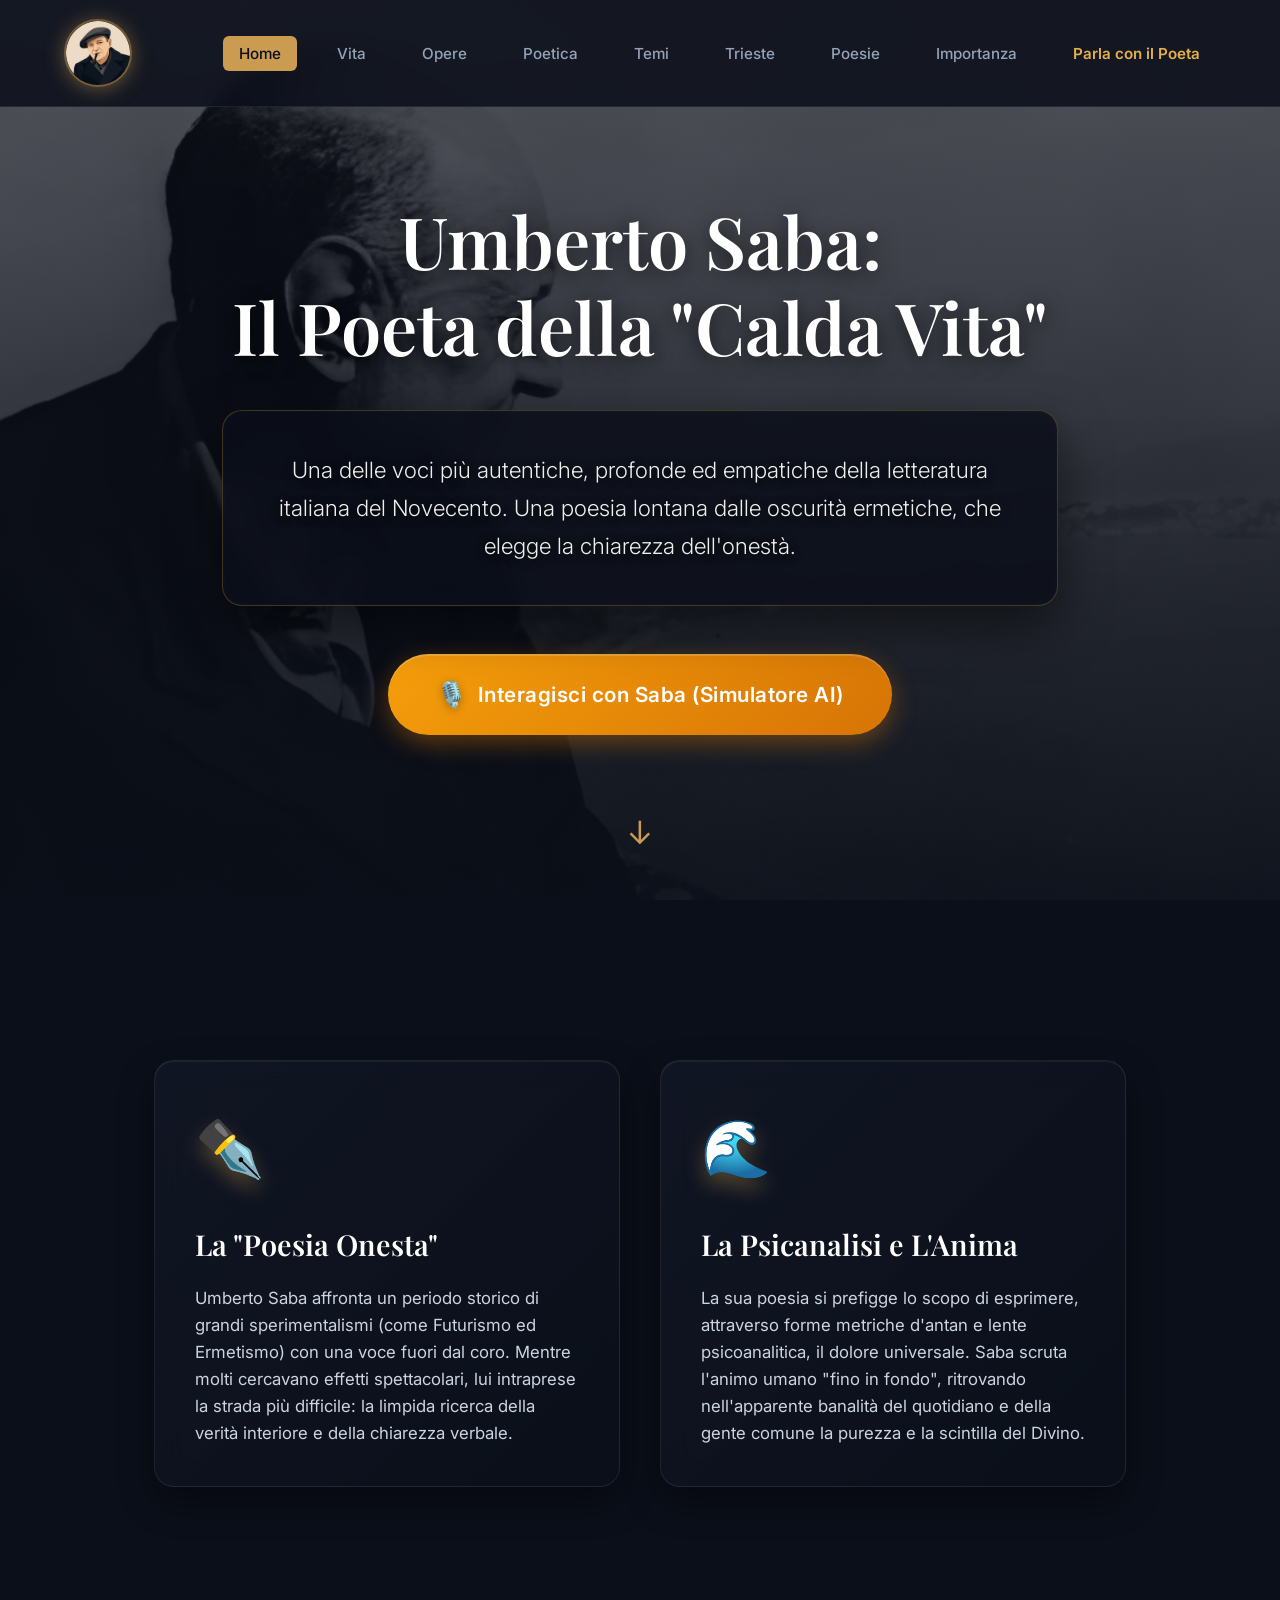
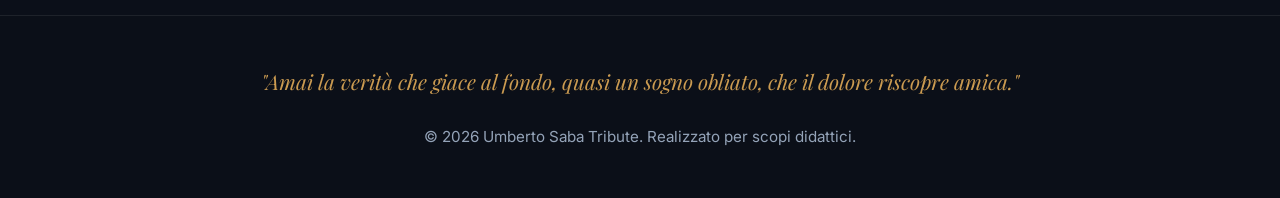
<file: index.html>
﻿<!DOCTYPE html>
<html lang="it">
<head>
    <meta charset="UTF-8">
    <link rel="icon" type="image/png" href="public/sabaIcon.png">
    <meta name="viewport" content="width=device-width, initial-scale=1.0">
    <title>Umberto Saba - Homepage</title>
    <meta name="description" content="Sito web dedicato alla vita, opere e poetica di Umberto Saba">
    <link rel="stylesheet" href="style.css">
    <link href="https://fonts.googleapis.com/css2?family=Inter:wght@300;400;500;600&family=Playfair+Display:ital,wght@0,400;0,600;0,700;1,400&display=swap" rel="stylesheet">
</head>
<body class="home-body">
    <header>
        <a href="index.html" class="logo-link"><img src="public/sabaIcon.png" alt="Umberto Saba" class="logo-img"></a>
        <nav>
            <ul>
                <li><a href="index.html" class="active">Home</a></li>
                <li><a href="vita.html">Vita</a></li>
                <li><a href="opere.html">Opere</a></li>
                <li><a href="poetica.html">Poetica</a></li>
                <li><a href="temi.html">Temi</a></li>
                <li><a href="trieste.html">Trieste</a></li>
                <li><a href="poesie.html">Poesie</a></li>
                <li><a href="importanza.html">Importanza</a></li>
                <li><a href="avatar.html" class="avatar-link nav-highlight">Parla con il Poeta</a></li>
            </ul>
        </nav>
    </header>
    
    <section class="hero-fullscreen">
        <div class="hero-content">
            <h1 class="animate-fade-in">Umberto Saba:<br>Il Poeta della "Calda Vita"</h1>
            
            <div class="hero-glass-pedestal animate-fade-in" style="animation-delay: 0.2s">
                <p style="margin: 0; font-size: 1.4rem; font-weight: 300; text-shadow: 0 2px 10px rgba(0,0,0,0.8);">Una delle voci più autentiche, profonde ed empatiche della letteratura italiana del Novecento. Una poesia lontana dalle oscurità ermetiche, che elegge la chiarezza dell'onestà.</p>
            </div>

            <div class="animate-fade-in" style="animation-delay: 0.4s; margin-top: 1rem;">
                <!-- Usiamo l'ID btn-start-chat per ereditare l'intenso gradiente 3D del CSS Inworld -->
                <a href="avatar.html" id="btn-start-chat" style="text-decoration: none; display: inline-flex; padding: 1.2rem 3rem; font-size: 1.3rem;">
                    <span class="btn-icon">🎙️</span> Interagisci con Saba (Simulatore AI)
                </a>
            </div>
        </div>
        <div class="scroll-indicator">↓</div>
    </section>

    <main>
        <div class="grid-3d-layout">
            <section class="floating-3d-card animate-fade-in" style="animation-delay: 0.6s;">
                <div class="card-icon-3d">✒️</div>
                <h3>La "Poesia Onesta"</h3>
                <p>Umberto Saba affronta un periodo storico di grandi sperimentalismi (come Futurismo ed Ermetismo) con una voce fuori dal coro. Mentre molti cercavano effetti spettacolari, lui intraprese la strada più difficile: la limpida ricerca della verità interiore e della chiarezza verbale.</p>
            </section>
            
            <section class="floating-3d-card animate-fade-in" style="animation-delay: 0.8s;">
                <div class="card-icon-3d">🌊</div>
                <h3>La Psicanalisi e L'Anima</h3>
                <p>La sua poesia si prefigge lo scopo di esprimere, attraverso forme metriche d'antan e lente psicoanalitica, il dolore universale. Saba scruta l'animo umano "fino in fondo", ritrovando nell'apparente banalità del quotidiano e della gente comune la purezza e la scintilla del Divino.</p>
            </section>
        </div>
    </main>

    <footer>
        <p class="quote">"Amai la verità che giace al fondo, quasi un sogno obliato, che il dolore riscopre amica."</p>
        <p class="copy">&copy; 2026 Umberto Saba Tribute. Realizzato per scopi didattici.</p>
    </footer>
    <script src="nav.js"></script>
</body>
</html>
</file>
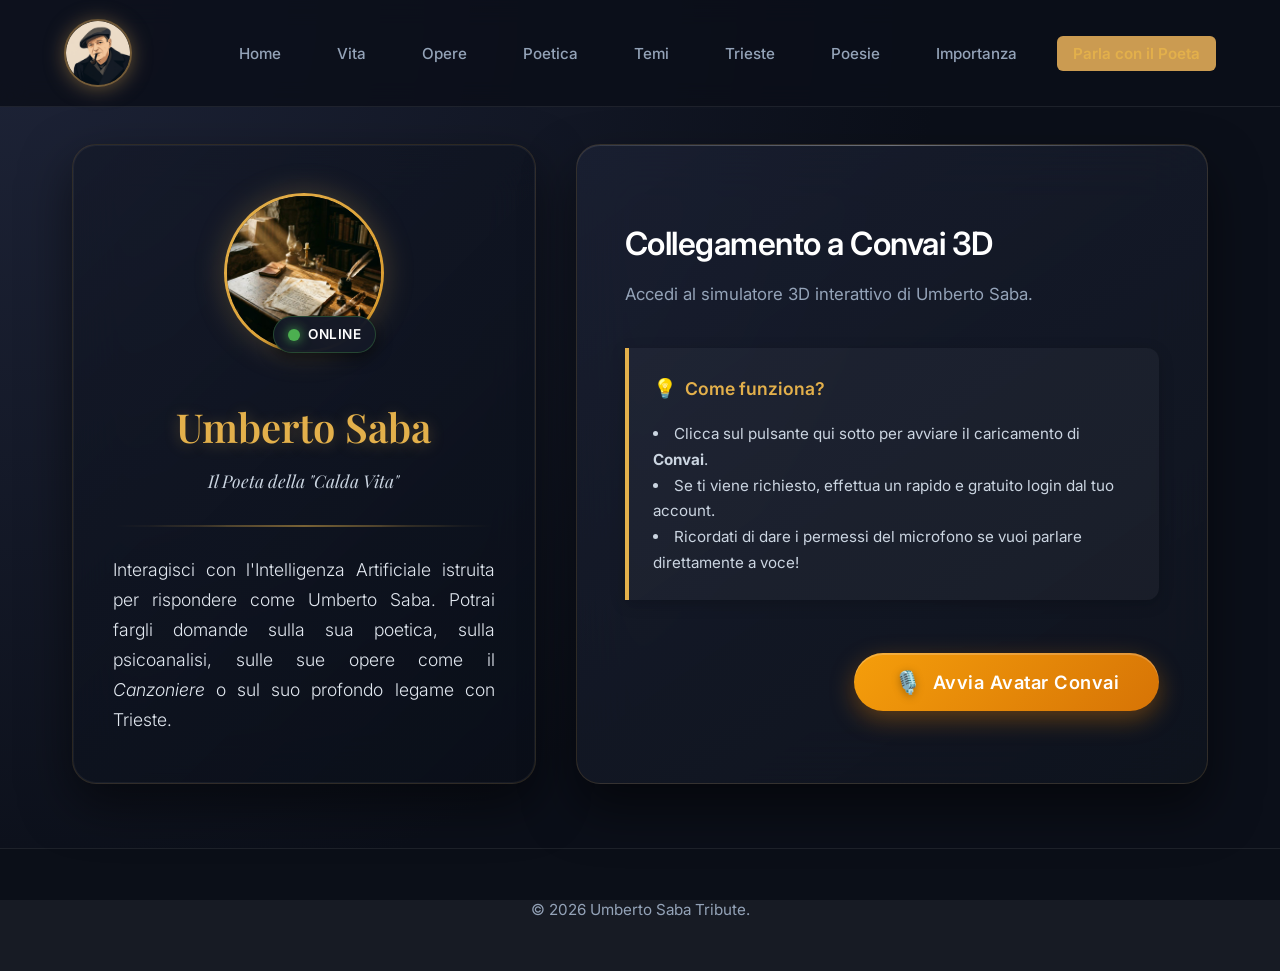
<file: avatar.html>
﻿<!DOCTYPE html>
<html lang="it">
<head>
    <meta charset="UTF-8">
    <link rel="icon" type="image/png" href="public/sabaIcon.png">
    <meta name="viewport" content="width=device-width, initial-scale=1.0">
    <title>Chatta con Umberto Saba</title>
    <meta name="description" content="Dialoga con l'IA di Umberto Saba.">
    <link rel="stylesheet" href="style.css">
    <link href="https://fonts.googleapis.com/css2?family=Inter:wght@300;400;500;600&family=Playfair+Display:ital,wght@0,400;0,600;0,700;1,400&display=swap" rel="stylesheet">
</head>
<body class="avatar-page chatbot-page">
    <header>
        <a href="index.html" class="logo-link"><img src="public/sabaIcon.png" alt="Umberto Saba" class="logo-img"></a>
        <nav>
            <ul>
                <li><a href="index.html">Home</a></li>
                <li><a href="vita.html">Vita</a></li>
                <li><a href="opere.html">Opere</a></li>
                <li><a href="poetica.html">Poetica</a></li>
                <li><a href="temi.html">Temi</a></li>
                <li><a href="trieste.html">Trieste</a></li>
                <li><a href="poesie.html">Poesie</a></li>
                <li><a href="importanza.html">Importanza</a></li>
                <li><a href="avatar.html" class="active avatar-link nav-highlight">Parla con il Poeta</a></li>
            </ul>
        </nav>
    </header>

    <main class="chatbot-container">
        <!-- Layout a due colonne -->
        <div class="chatbot-split-layout">
            
            <!-- Colonna Sinistra: Profilo Poeta -->
            <div class="chatbot-profile-card animate-fade-in">
                <div class="profile-header">
                    <img src="public/poetica_scrivania.png" alt="Ritratto di Umberto Saba" class="profile-avatar">
                    <div class="profile-status">
                        <span class="status-dot"></span>
                        <span class="status-text">Online</span>
                    </div>
                </div>
                <div class="profile-info">
                    <h2>Umberto Saba</h2>
                    <p class="role">Il Poeta della "Calda Vita"</p>
                    <div class="divider"></div>
                    <p class="bio">
                        Interagisci con l'Intelligenza Artificiale istruita per rispondere come Umberto Saba. 
                        Potrai fargli domande sulla sua poetica, sulla psicoanalisi, sulle sue opere come il <em>Canzoniere</em> o sul suo profondo legame con Trieste.
                    </p>
                </div>
            </div>

            <!-- Colonna Destra: Interfaccia di Collegamento -->
            <div class="chatbot-connection-panel animate-fade-in" style="animation-delay: 0.2s;">
                <div class="connection-header">
                    <h3>Collegamento a Convai 3D</h3>
                    <p>Accedi al simulatore 3D interattivo di Umberto Saba.</p>
                </div>

                <div class="connection-form">
                    
                    <div class="helper-box">
                        <h4>Come funziona?</h4>
                        <ul>
                            <li>Clicca sul pulsante qui sotto per avviare il caricamento di <strong>Convai</strong>.</li>
                            <li>Se ti viene richiesto, effettua un rapido e gratuito login dal tuo account.</li>
                            <li>Ricordati di dare i permessi del microfono se vuoi parlare direttamente a voce!</li>
                        </ul>
                    </div>

                    <div class="button-group">
                        <button id="btn-start-chat" class="cta-button primary-cta">
                            <span class="btn-icon">🎙️</span> Avvia Avatar Convai
                        </button>
                    </div>
                </div>
            </div>

        </div>
    </main>

    <footer>
        <p class="copy">&copy; 2026 Umberto Saba Tribute.</p>
    </footer>

    <script src="avatar.js"></script>
    <script src="nav.js"></script>
</body>
</html>
</file>
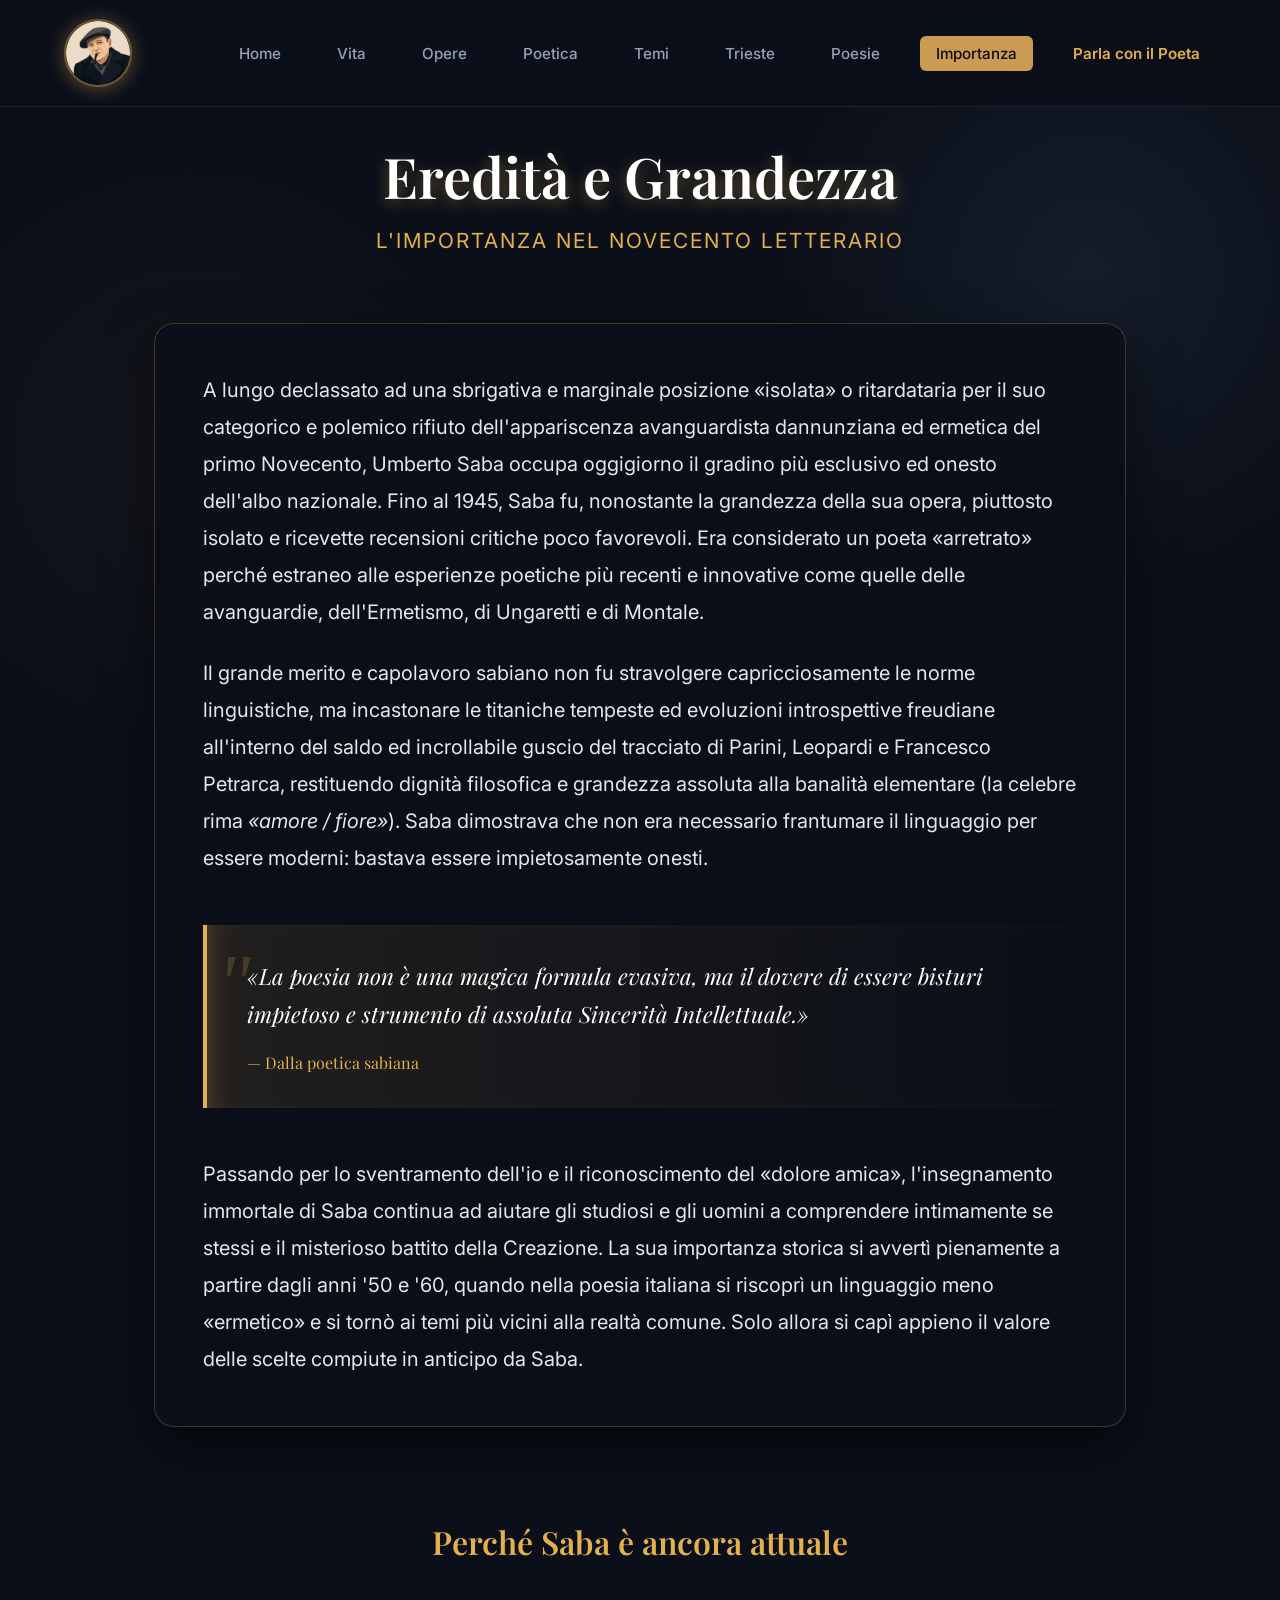
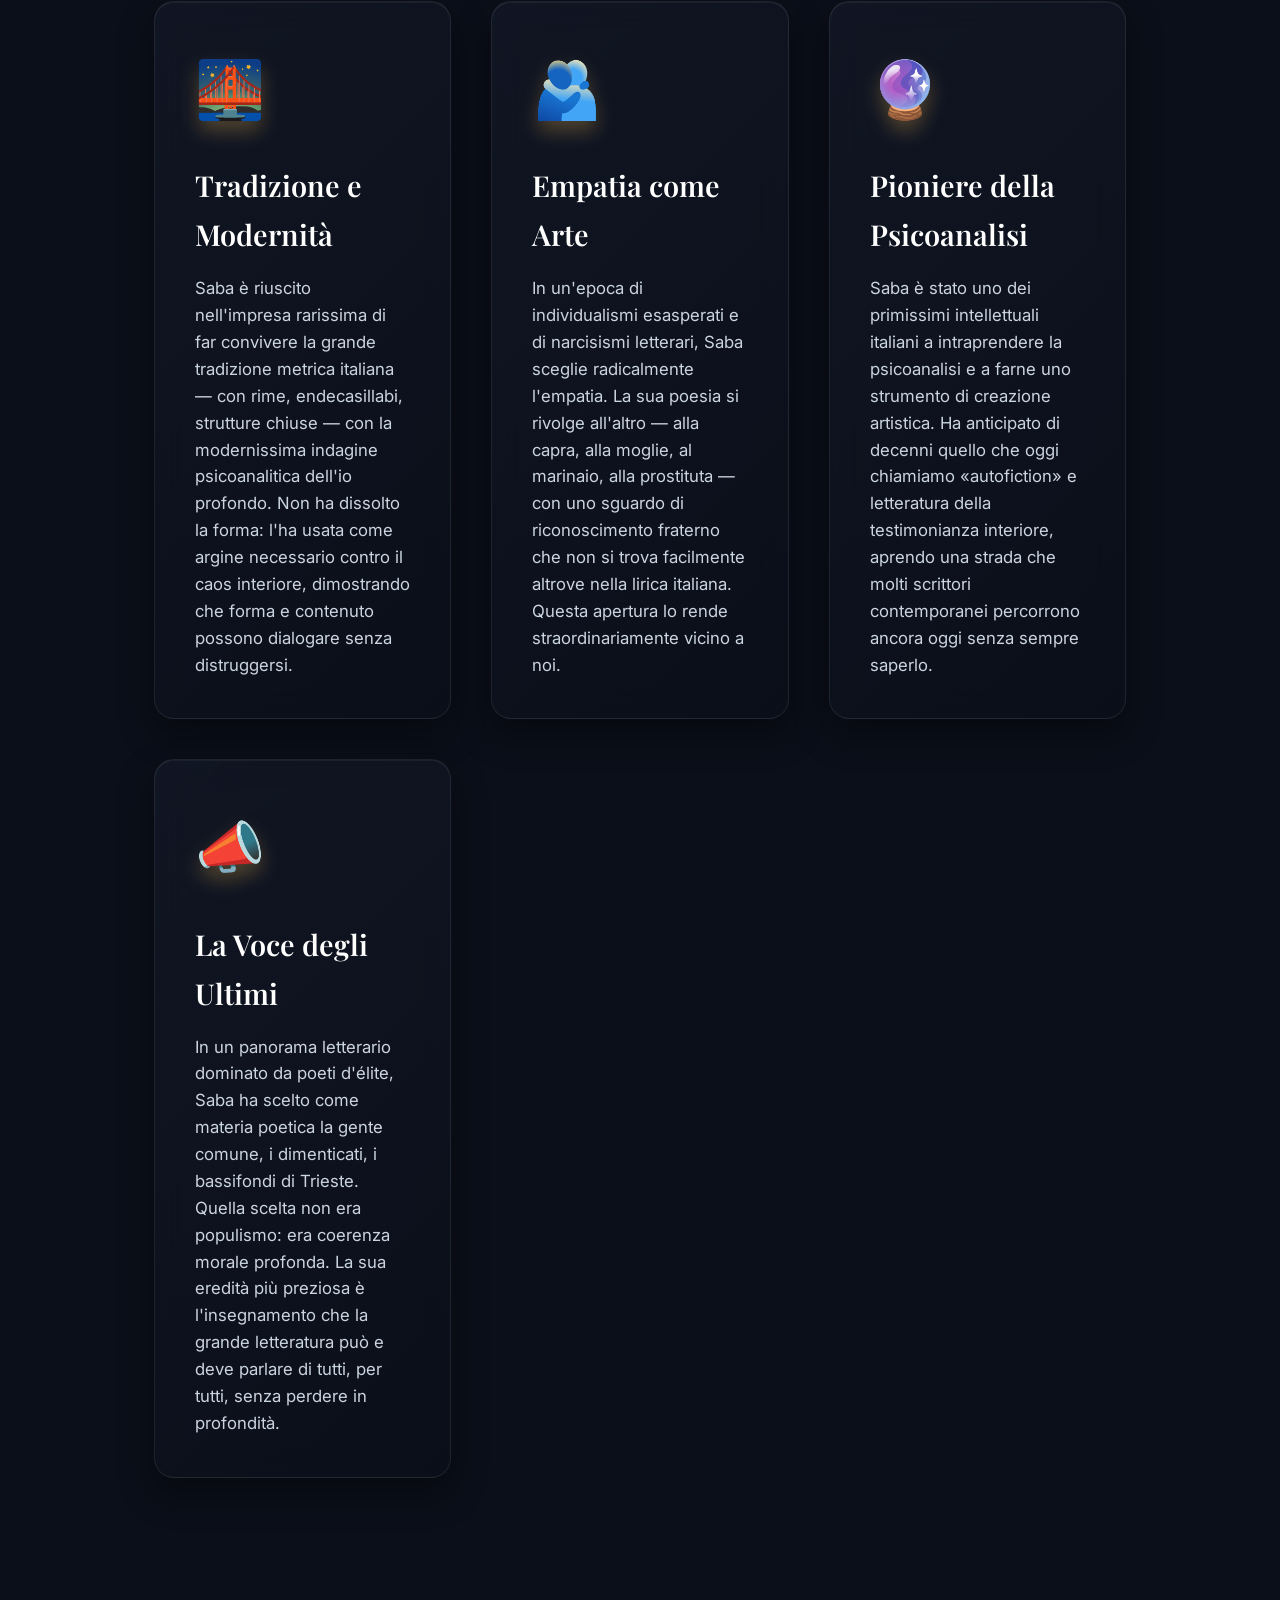
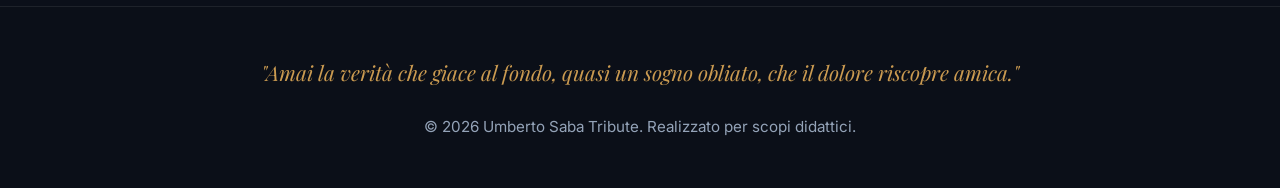
<file: importanza.html>
﻿<!DOCTYPE html>
<html lang="it">

<head>
    <meta charset="UTF-8">
    <link rel="icon" type="image/png" href="public/sabaIcon.png">
    <meta name="viewport" content="width=device-width, initial-scale=1.0">
    <title>Umberto Saba - Importanza</title>
    <link rel="stylesheet" href="style.css">
    <link
        href="https://fonts.googleapis.com/css2?family=Inter:wght@300;400;500;600&family=Playfair+Display:ital,wght@0,400;0,600;0,700;1,400&display=swap"
        rel="stylesheet">
</head>

<body>
    <header>
        <a href="index.html" class="logo-link"><img src="public/sabaIcon.png" alt="Umberto Saba" class="logo-img"></a>
        <nav>
            <ul>
                <li><a href="index.html">Home</a></li>
                <li><a href="vita.html">Vita</a></li>
                <li><a href="opere.html">Opere</a></li>
                <li><a href="poetica.html">Poetica</a></li>
                <li><a href="temi.html">Temi</a></li>
                <li><a href="trieste.html">Trieste</a></li>
                <li><a href="poesie.html">Poesie</a></li>
                <li><a href="importanza.html" class="active">Importanza</a></li>
                <li><a href="avatar.html" class="avatar-link nav-highlight">Parla con il Poeta</a></li>
            </ul>
        </nav>
    </header>

    <main>
        <div style="text-align: center; margin-bottom: 3rem;">
            <h2 class="animate-fade-in" style="font-size: 3.5rem; color: #fff; text-shadow: 0 4px 15px rgba(227, 176, 75, 0.4); font-family: 'Playfair Display', serif;">Eredità e Grandezza</h2>
            <p class="animate-fade-in" style="animation-delay: 0.2s; font-size: 1.3rem; color: #e3b04b; letter-spacing: 2px; text-transform: uppercase;">L'importanza nel Novecento Letterario</p>
        </div>

        <div class="hero-glass-pedestal animate-fade-in" style="animation-delay: 0.3s; width: 100%; padding: 3rem;">
            <p style="font-size: 1.25rem; color: #e2e8f0; line-height: 1.85; margin-bottom: 1.5rem;">A lungo declassato ad una sbrigativa e marginale posizione «isolata» o ritardataria per il suo categorico e polemico rifiuto dell'appariscenza avanguardista dannunziana ed ermetica del primo Novecento, Umberto Saba occupa oggigiorno il gradino più esclusivo ed onesto dell'albo nazionale. Fino al 1945, Saba fu, nonostante la grandezza della sua opera, piuttosto isolato e ricevette recensioni critiche poco favorevoli. Era considerato un poeta «arretrato» perché estraneo alle esperienze poetiche più recenti e innovative come quelle delle avanguardie, dell'Ermetismo, di Ungaretti e di Montale.</p>

            <p style="font-size: 1.25rem; color: #e2e8f0; line-height: 1.85; margin-bottom: 1.5rem;">Il grande merito e capolavoro sabiano non fu stravolgere capricciosamente le norme linguistiche, ma incastonare le titaniche tempeste ed evoluzioni introspettive freudiane all'interno del saldo ed incrollabile guscio del tracciato di Parini, Leopardi e Francesco Petrarca, restituendo dignità filosofica e grandezza assoluta alla banalità elementare (la celebre rima <em>«amore / fiore»</em>). Saba dimostrava che non era necessario frantumare il linguaggio per essere moderni: bastava essere impietosamente onesti.</p>

            <div class="blockquote-glow animate-fade-in" style="animation-delay: 0.5s;">
                «La poesia non è una magica formula evasiva, ma il dovere di essere bisturi impietoso e strumento di assoluta Sincerità Intellettuale.»
                <span style="display: block; margin-top: 1rem; font-size: 1rem; color: #e3b04b; font-style: normal;">— Dalla poetica sabiana</span>
            </div>

            <p style="font-size: 1.25rem; color: #e2e8f0; line-height: 1.85;">Passando per lo sventramento dell'io e il riconoscimento del «dolore amica», l'insegnamento immortale di Saba continua ad aiutare gli studiosi e gli uomini a comprendere intimamente se stessi e il misterioso battito della Creazione. La sua importanza storica si avvertì pienamente a partire dagli anni '50 e '60, quando nella poesia italiana si riscoprì un linguaggio meno «ermetico» e si tornò ai temi più vicini alla realtà comune. Solo allora si capì appieno il valore delle scelte compiute in anticipo da Saba.</p>
        </div>

        <h3 class="animate-fade-in" style="text-align: center; font-size: 2rem; color: #e3b04b; margin: 3.5rem 0 2rem; font-family: 'Playfair Display', serif; animation-delay: 0.6s;">Perché Saba è ancora attuale</h3>
        <div class="grid-3d-layout">
            <section class="floating-3d-card animate-fade-in" style="animation-delay: 0.7s;">
                <div class="card-icon-3d">🌉</div>
                <h3>Tradizione e Modernità</h3>
                <p>Saba è riuscito nell'impresa rarissima di far convivere la grande tradizione metrica italiana — con rime, endecasillabi, strutture chiuse — con la modernissima indagine psicoanalitica dell'io profondo. Non ha dissolto la forma: l'ha usata come argine necessario contro il caos interiore, dimostrando che forma e contenuto possono dialogare senza distruggersi.</p>
            </section>

            <section class="floating-3d-card animate-fade-in" style="animation-delay: 0.9s;">
                <div class="card-icon-3d">🫂</div>
                <h3>Empatia come Arte</h3>
                <p>In un'epoca di individualismi esasperati e di narcisismi letterari, Saba sceglie radicalmente l'empatia. La sua poesia si rivolge all'altro — alla capra, alla moglie, al marinaio, alla prostituta — con uno sguardo di riconoscimento fraterno che non si trova facilmente altrove nella lirica italiana. Questa apertura lo rende straordinariamente vicino a noi.</p>
            </section>

            <section class="floating-3d-card animate-fade-in" style="animation-delay: 1.1s;">
                <div class="card-icon-3d">🔮</div>
                <h3>Pioniere della Psicoanalisi</h3>
                <p>Saba è stato uno dei primissimi intellettuali italiani a intraprendere la psicoanalisi e a farne uno strumento di creazione artistica. Ha anticipato di decenni quello che oggi chiamiamo «autofiction» e letteratura della testimonianza interiore, aprendo una strada che molti scrittori contemporanei percorrono ancora oggi senza sempre saperlo.</p>
            </section>

            <section class="floating-3d-card animate-fade-in" style="animation-delay: 1.3s;">
                <div class="card-icon-3d">📣</div>
                <h3>La Voce degli Ultimi</h3>
                <p>In un panorama letterario dominato da poeti d'élite, Saba ha scelto come materia poetica la gente comune, i dimenticati, i bassifondi di Trieste. Quella scelta non era populismo: era coerenza morale profonda. La sua eredità più preziosa è l'insegnamento che la grande letteratura può e deve parlare di tutti, per tutti, senza perdere in profondità.</p>
            </section>
        </div>
    </main>

    <footer>
        <p class="quote">"Amai la verità che giace al fondo, quasi un sogno obliato, che il dolore riscopre amica."</p>
        <p class="copy">&copy; 2026 Umberto Saba Tribute. Realizzato per scopi didattici.</p>
    </footer>
    <script src="nav.js"></script>
</body>

</html>
</file>
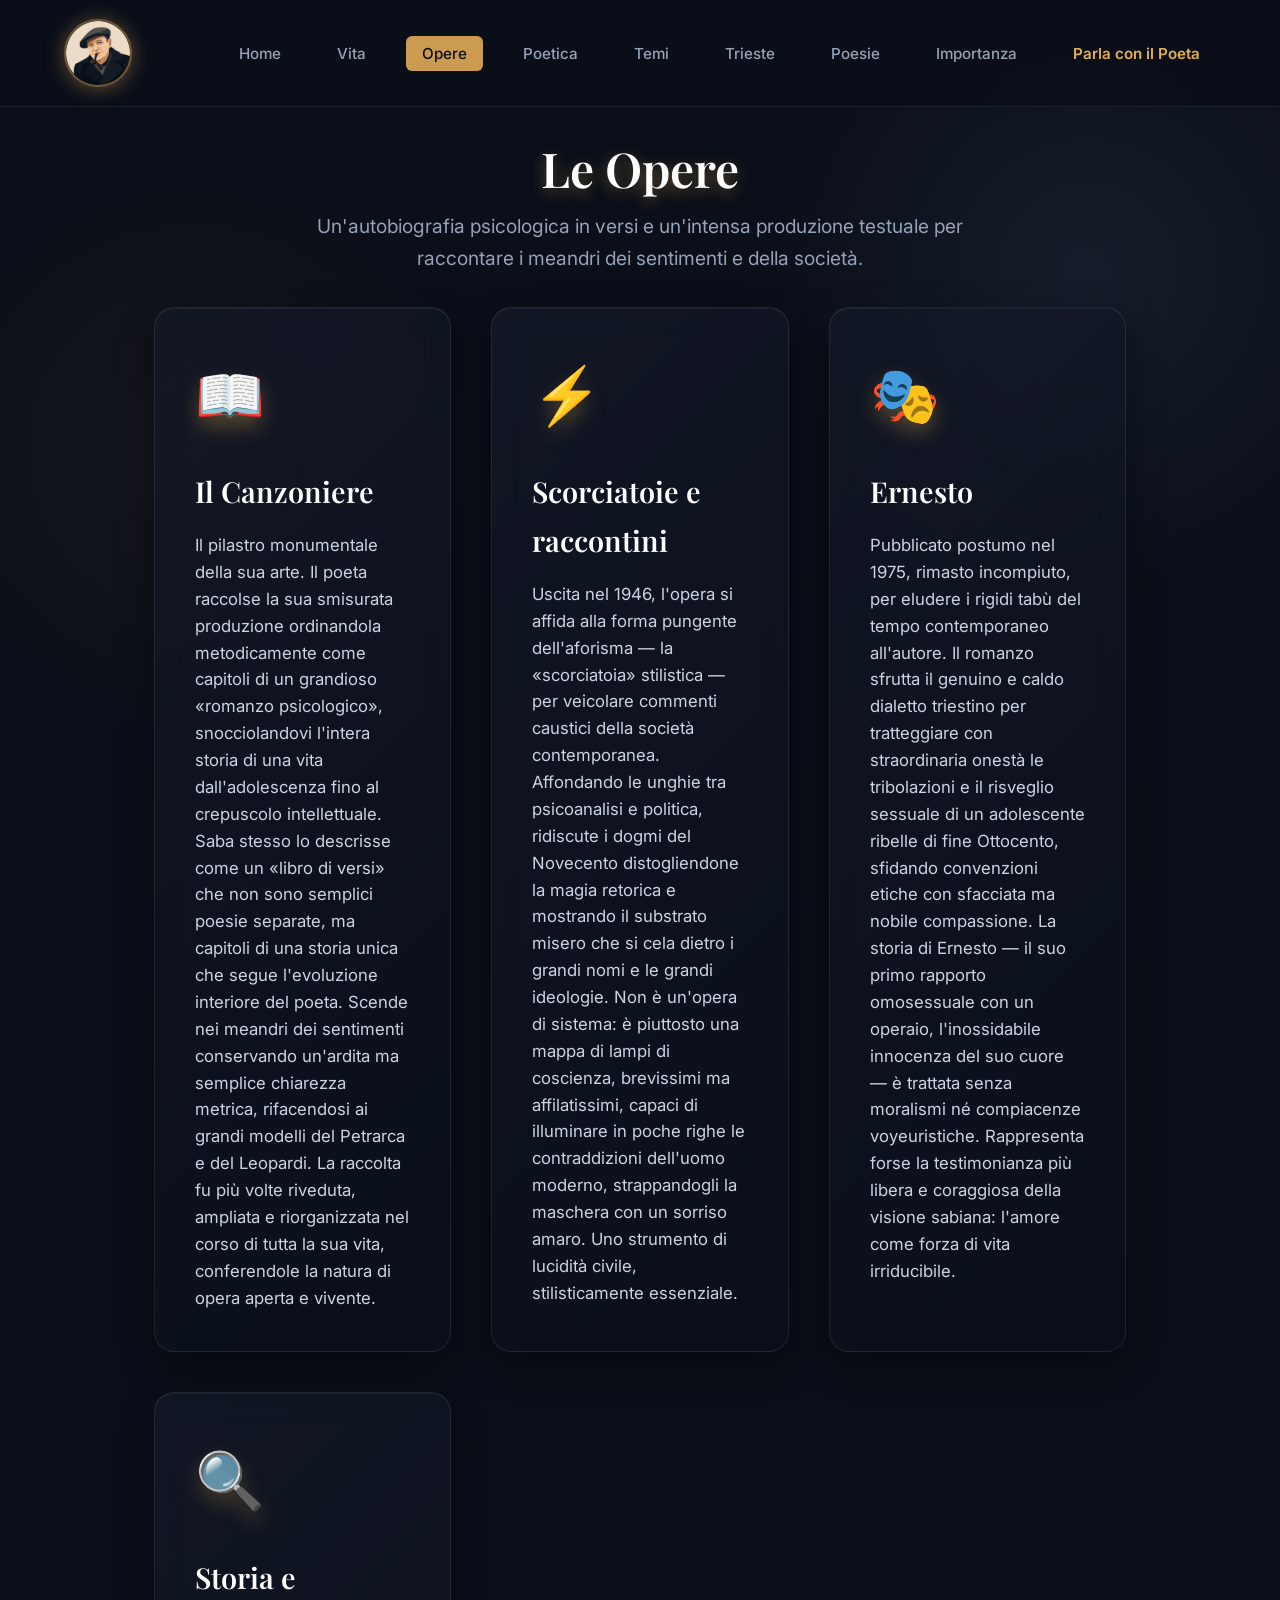
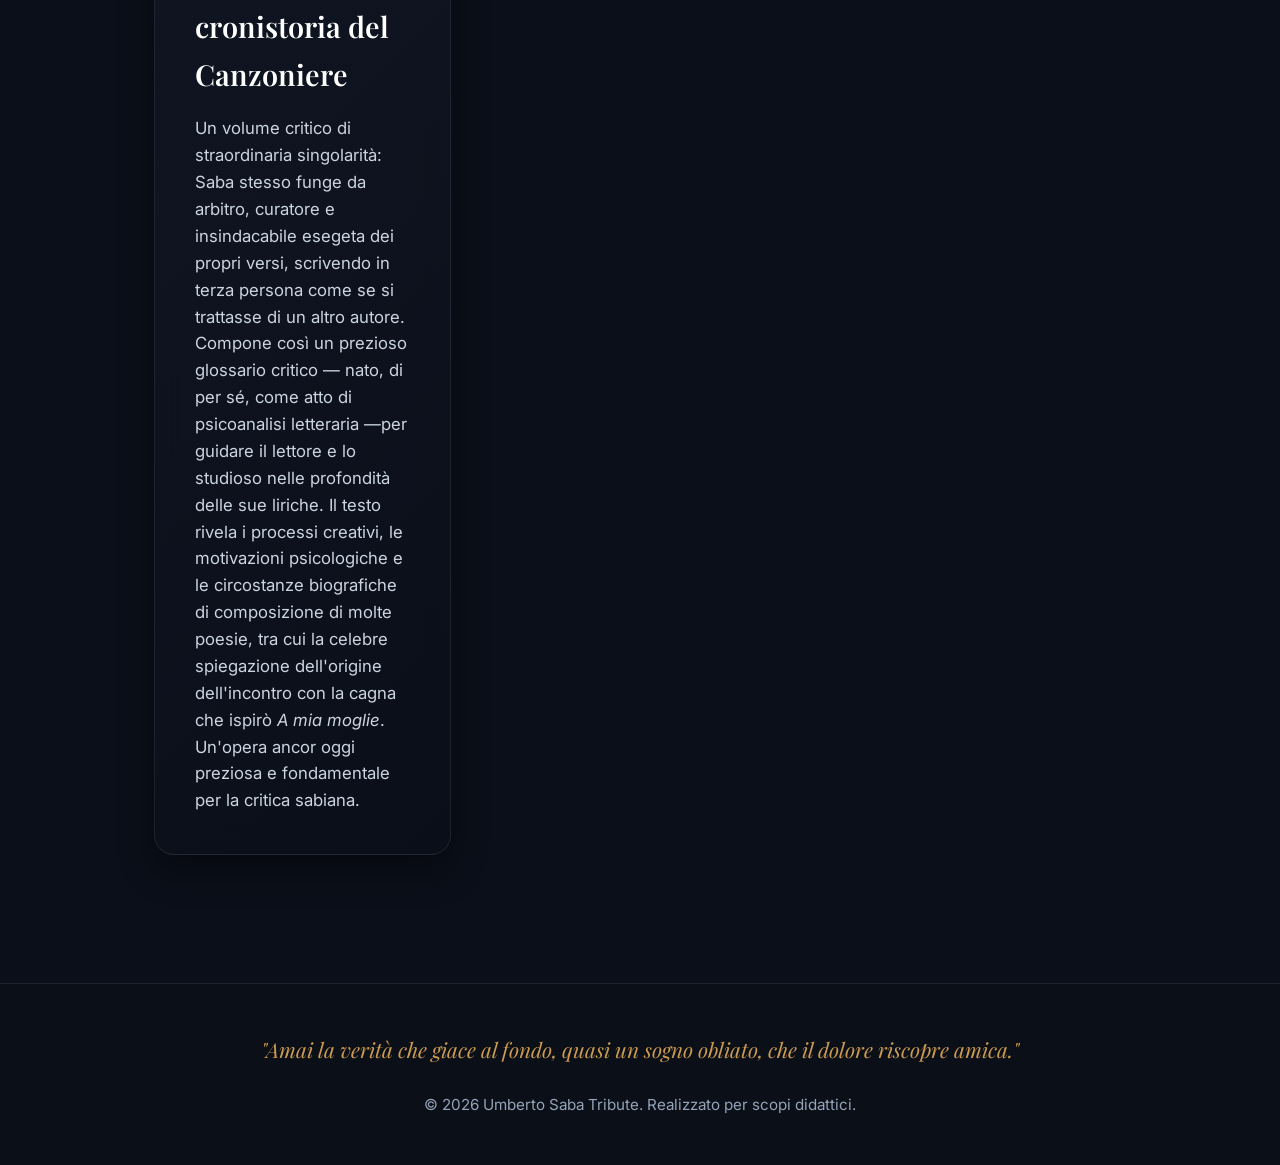
<file: opere.html>
﻿<!DOCTYPE html>
<html lang="it">
<head>
    <meta charset="UTF-8">
    <link rel="icon" type="image/png" href="public/sabaIcon.png">
    <meta name="viewport" content="width=device-width, initial-scale=1.0">
    <title>Umberto Saba - Opere</title>
    <link rel="stylesheet" href="style.css">
    <link href="https://fonts.googleapis.com/css2?family=Inter:wght@300;400;500;600&family=Playfair+Display:ital,wght@0,400;0,600;0,700;1,400&display=swap" rel="stylesheet">
</head>
<body>
    <header>
        <a href="index.html" class="logo-link"><img src="public/sabaIcon.png" alt="Umberto Saba" class="logo-img"></a>
        <nav>
            <ul>
                <li><a href="index.html">Home</a></li>
                <li><a href="vita.html">Vita</a></li>
                <li><a href="opere.html" class="active">Opere</a></li>
                <li><a href="poetica.html">Poetica</a></li>
                <li><a href="temi.html">Temi</a></li>
                <li><a href="trieste.html">Trieste</a></li>
                <li><a href="poesie.html">Poesie</a></li>
                <li><a href="importanza.html">Importanza</a></li>
                <li><a href="avatar.html" class="avatar-link nav-highlight">Parla con il Poeta</a></li>
            </ul>
        </nav>
    </header>
    
    <main>
        <div style="text-align: center; margin-bottom: 2rem;">
            <h2 class="animate-fade-in" style="font-size: 3rem; color: #fff; text-shadow: 0 4px 15px rgba(227, 176, 75, 0.4);">Le Opere</h2>
            <p class="animate-fade-in" style="animation-delay: 0.2s; font-size: 1.2rem; color: #94a3b8; max-width: 700px; margin: 0 auto;">Un'autobiografia psicologica in versi e un'intensa produzione testuale per raccontare i meandri dei sentimenti e della società.</p>
        </div>

        <div class="grid-3d-layout">
            <section class="floating-3d-card animate-fade-in" style="animation-delay: 0.3s;">
                <div class="card-icon-3d">📖</div>
                <h3>Il Canzoniere</h3>
                <p>Il pilastro monumentale della sua arte. Il poeta raccolse la sua smisurata produzione ordinandola metodicamente come capitoli di un grandioso «romanzo psicologico», snocciolandovi l'intera storia di una vita dall'adolescenza fino al crepuscolo intellettuale. Saba stesso lo descrisse come un «libro di versi» che non sono semplici poesie separate, ma capitoli di una storia unica che segue l'evoluzione interiore del poeta. Scende nei meandri dei sentimenti conservando un'ardita ma semplice chiarezza metrica, rifacendosi ai grandi modelli del Petrarca e del Leopardi. La raccolta fu più volte riveduta, ampliata e riorganizzata nel corso di tutta la sua vita, conferendole la natura di opera aperta e vivente.</p>
            </section>

            <section class="floating-3d-card animate-fade-in" style="animation-delay: 0.5s;">
                <div class="card-icon-3d">⚡</div>
                <h3>Scorciatoie e raccontini</h3>
                <p>Uscita nel 1946, l'opera si affida alla forma pungente dell'aforisma — la «scorciatoia» stilistica — per veicolare commenti caustici della società contemporanea. Affondando le unghie tra psicoanalisi e politica, ridiscute i dogmi del Novecento distogliendone la magia retorica e mostrando il substrato misero che si cela dietro i grandi nomi e le grandi ideologie. Non è un'opera di sistema: è piuttosto una mappa di lampi di coscienza, brevissimi ma affilatissimi, capaci di illuminare in poche righe le contraddizioni dell'uomo moderno, strappandogli la maschera con un sorriso amaro. Uno strumento di lucidità civile, stilisticamente essenziale.</p>
            </section>

            <section class="floating-3d-card animate-fade-in" style="animation-delay: 0.7s;">
                <div class="card-icon-3d">🎭</div>
                <h3>Ernesto</h3>
                <p>Pubblicato postumo nel 1975, rimasto incompiuto, per eludere i rigidi tabù del tempo contemporaneo all'autore. Il romanzo sfrutta il genuino e caldo dialetto triestino per tratteggiare con straordinaria onestà le tribolazioni e il risveglio sessuale di un adolescente ribelle di fine Ottocento, sfidando convenzioni etiche con sfacciata ma nobile compassione. La storia di Ernesto — il suo primo rapporto omosessuale con un operaio, l'inossidabile innocenza del suo cuore — è trattata senza moralismi né compiacenze voyeuristiche. Rappresenta forse la testimonianza più libera e coraggiosa della visione sabiana: l'amore come forza di vita irriducibile.</p>
            </section>

            <section class="floating-3d-card animate-fade-in" style="animation-delay: 0.9s;">
                <div class="card-icon-3d">🔍</div>
                <h3>Storia e cronistoria del Canzoniere</h3>
                <p>Un volume critico di straordinaria singolarità: Saba stesso funge da arbitro, curatore e insindacabile esegeta dei propri versi, scrivendo in terza persona come se si trattasse di un altro autore. Compone così un prezioso glossario critico — nato, di per sé, come atto di psicoanalisi letteraria —per guidare il lettore e lo studioso nelle profondità delle sue liriche. Il testo rivela i processi creativi, le motivazioni psicologiche e le circostanze biografiche di composizione di molte poesie, tra cui la celebre spiegazione dell'origine dell'incontro con la cagna che ispirò <em>A mia moglie</em>. Un'opera ancor oggi preziosa e fondamentale per la critica sabiana.</p>
            </section>
        </div>
    </main>

    <footer>
        <p class="quote">"Amai la verità che giace al fondo, quasi un sogno obliato, che il dolore riscopre amica."</p>
        <p class="copy">&copy; 2026 Umberto Saba Tribute. Realizzato per scopi didattici.</p>
    </footer>
    <script src="nav.js"></script>
</body>
</html>
</file>
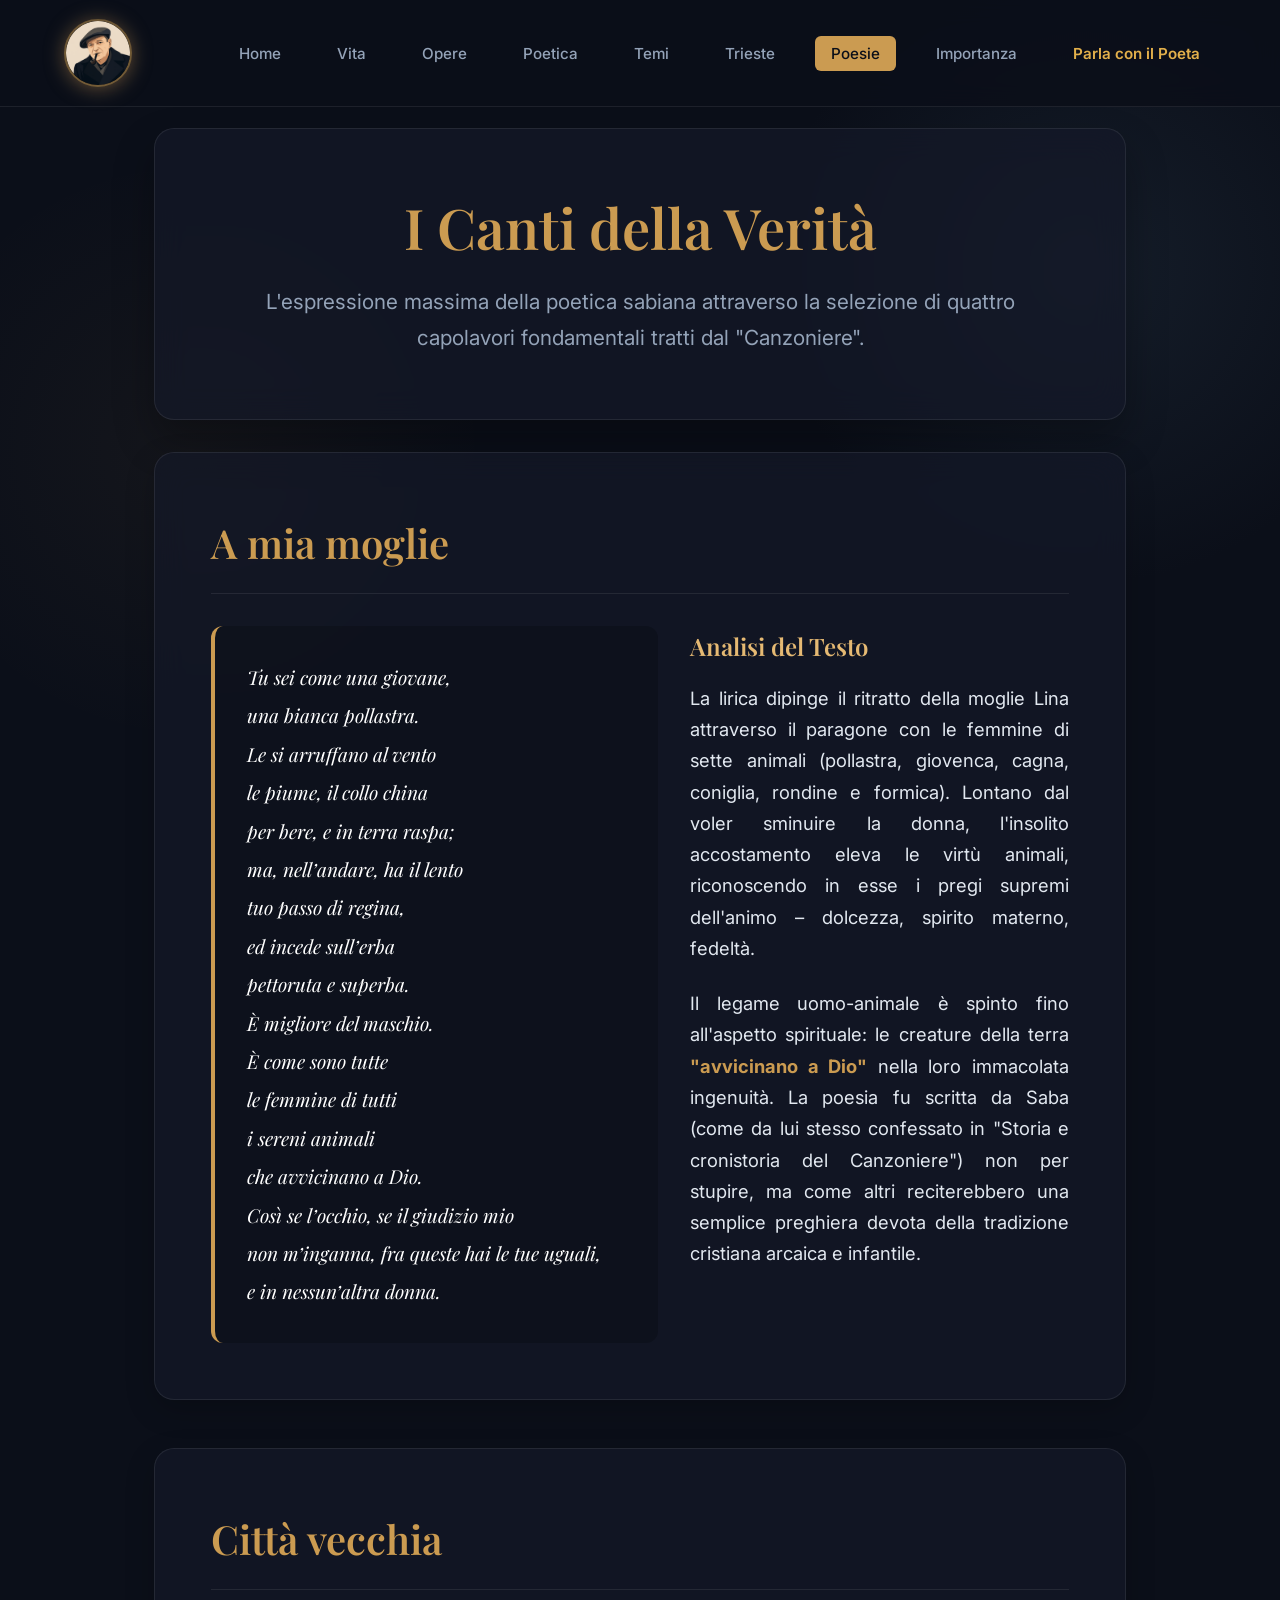
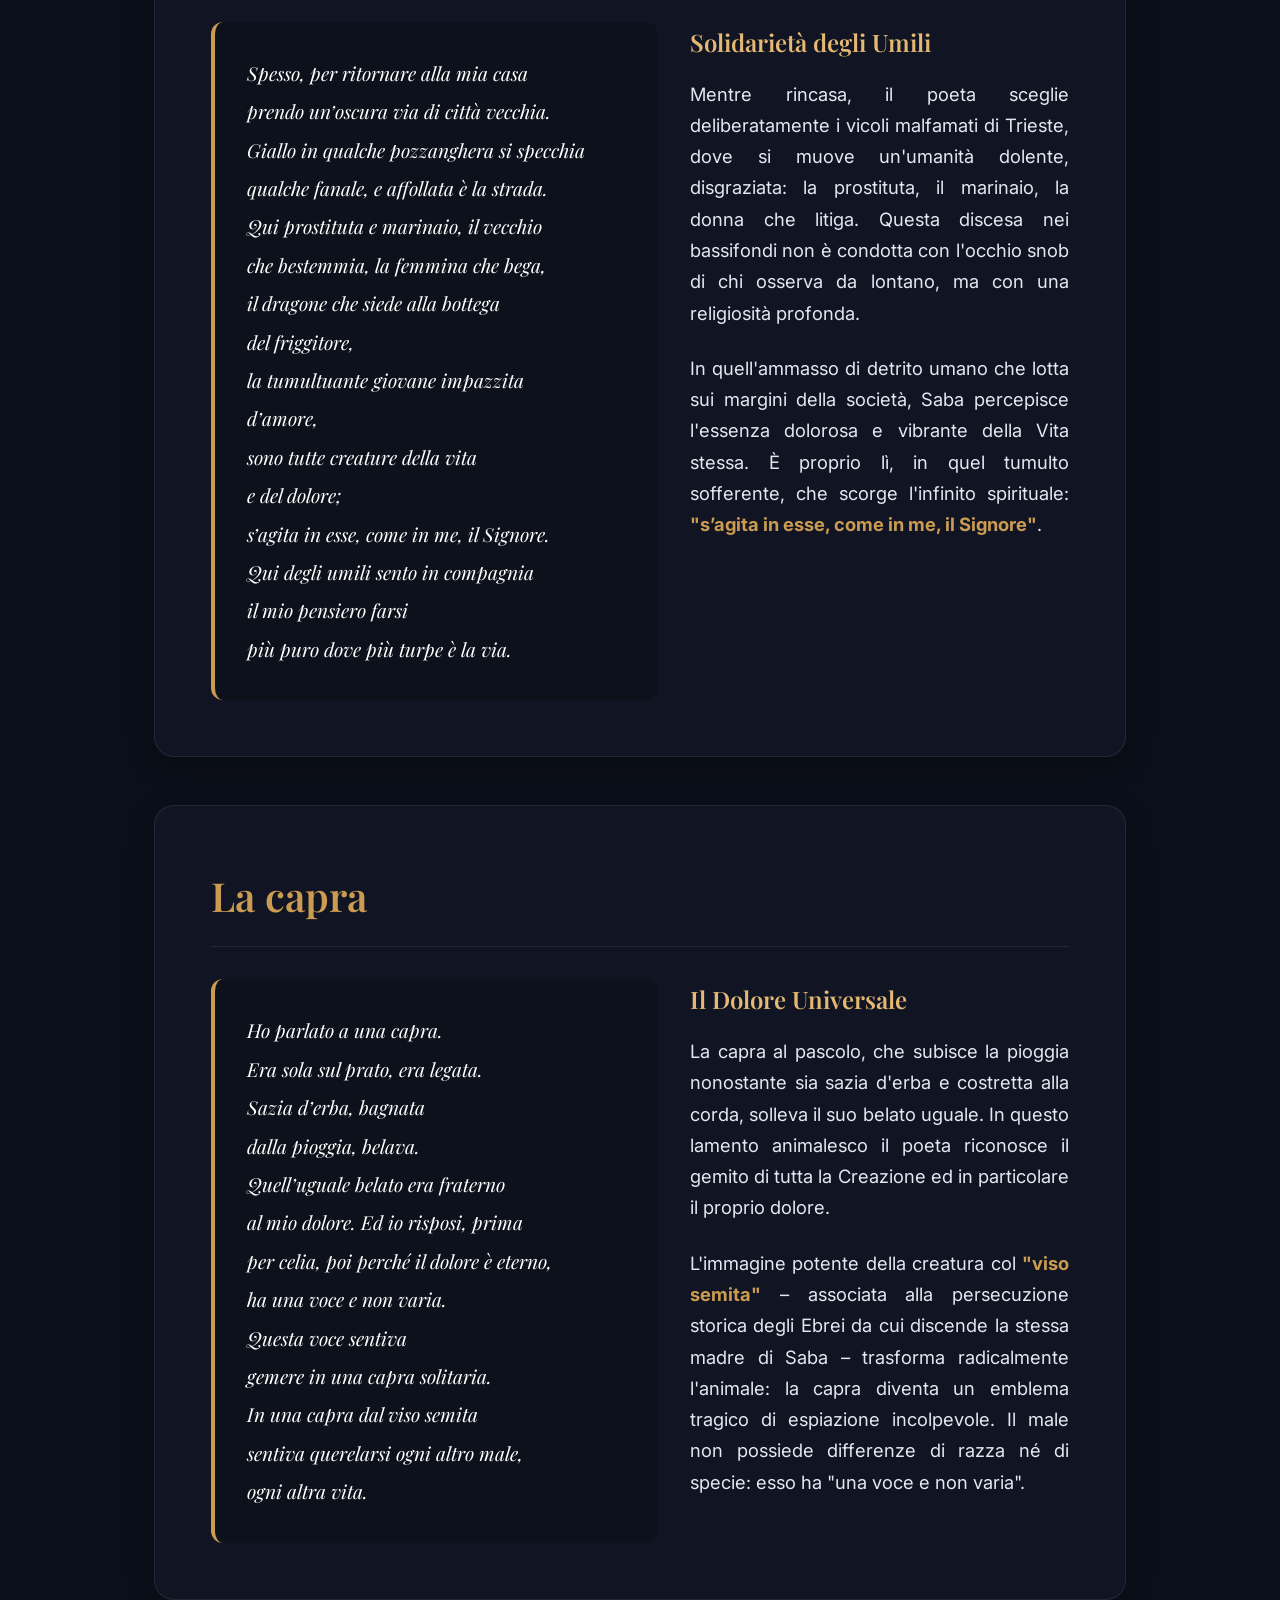
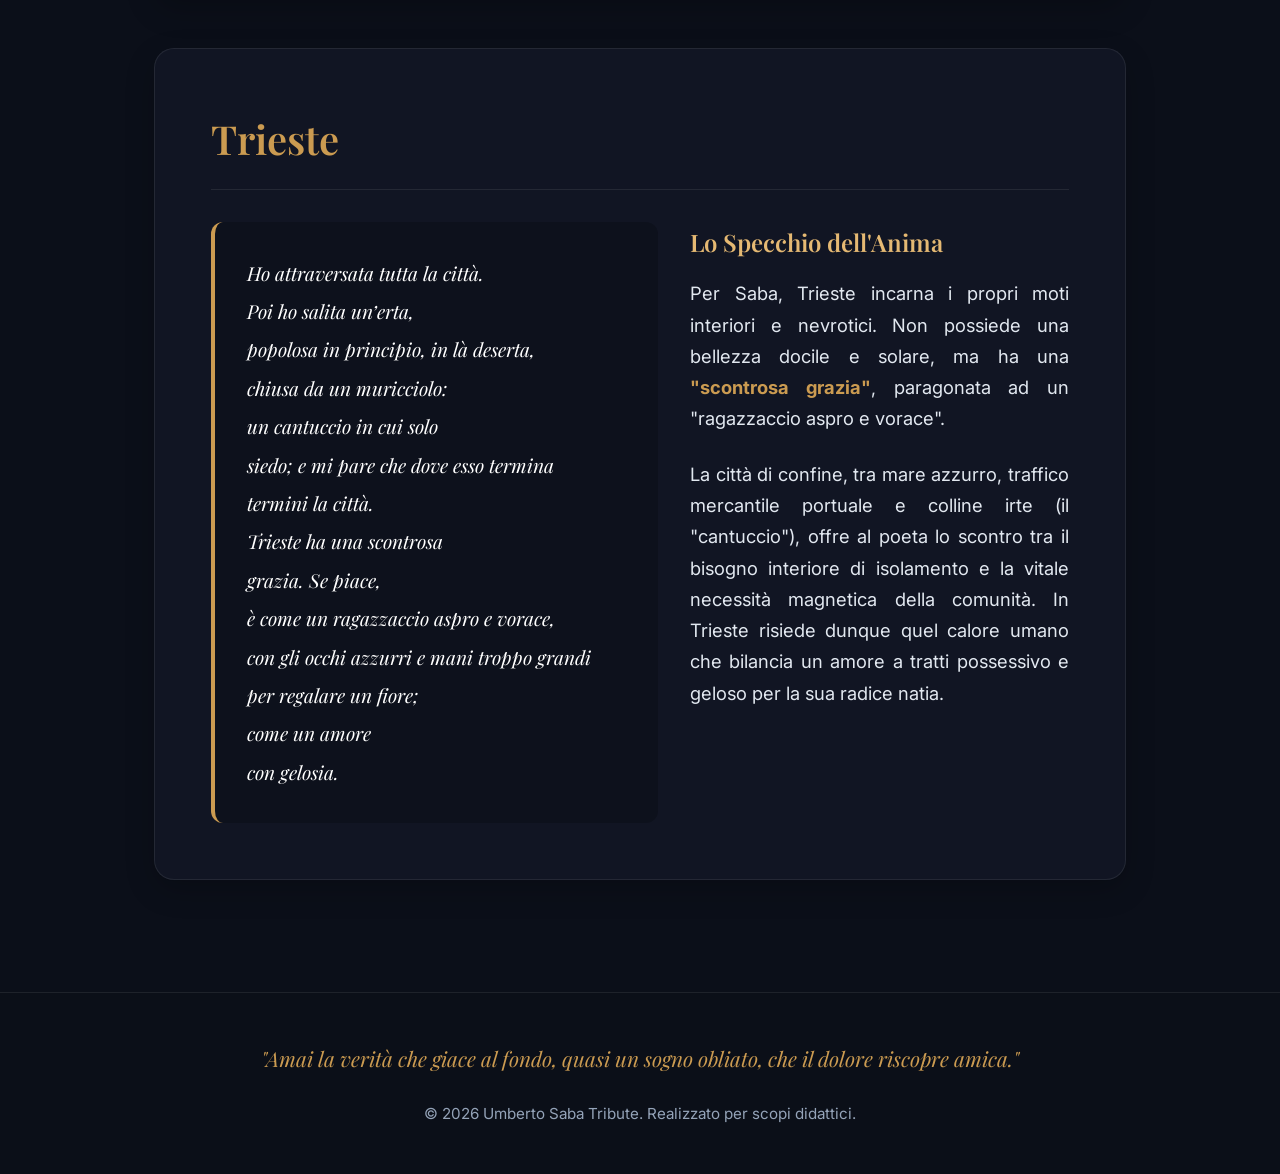
<file: poesie.html>
﻿<!DOCTYPE html>
<html lang="it">
<head>
    <meta charset="UTF-8">
    <link rel="icon" type="image/png" href="public/sabaIcon.png">
    <meta name="viewport" content="width=device-width, initial-scale=1.0">
    <title>Umberto Saba - Poesie ed Analisi</title>
    <meta name="description" content="Raccolta e analisi dei capolavori di Umberto Saba">
    <link rel="stylesheet" href="style.css">
    <link href="https://fonts.googleapis.com/css2?family=Inter:wght@300;400;500;600&family=Playfair+Display:ital,wght@0,400;0,600;0,700;1,400&display=swap" rel="stylesheet">
</head>
<body>
    <header>
        <a href="index.html" class="logo-link"><img src="public/sabaIcon.png" alt="Umberto Saba" class="logo-img"></a>
        <nav>
            <ul>
                <li><a href="index.html">Home</a></li>
                <li><a href="vita.html">Vita</a></li>
                <li><a href="opere.html">Opere</a></li>
                <li><a href="poetica.html">Poetica</a></li>
                <li><a href="temi.html">Temi</a></li>
                <li><a href="trieste.html">Trieste</a></li>
                <li><a href="poesie.html" class="active">Poesie</a></li>
                <li><a href="importanza.html">Importanza</a></li>
                <li><a href="avatar.html" class="avatar-link nav-highlight">Parla con il Poeta</a></li>
            </ul>
        </nav>
    </header>
    
    <main>
        <section class="hero animate-fade-in" style="animation-delay: 0.1s; margin-bottom: 2rem;">
            <h1>I Canti della Verità</h1>
            <p>L'espressione massima della poetica sabiana attraverso la selezione di quattro capolavori fondamentali tratti dal "Canzoniere".</p>
        </section>

        <section class="content-card animate-fade-in" style="animation-delay: 0.3s;" id="a-mia-moglie">
            <h2>A mia moglie</h2>
            <div class="poem-section">
                <div class="poem-text">
                    Tu sei come una giovane,<br>
                    una bianca pollastra.<br>
                    Le si arruffano al vento<br>
                    le piume, il collo china<br>
                    per bere, e in terra raspa;<br>
                    ma, nell’andare, ha il lento<br>
                    tuo passo di regina,<br>
                    ed incede sull’erba<br>
                    pettoruta e superba.<br>
                    È migliore del maschio.<br>
                    È come sono tutte<br>
                    le femmine di tutti<br>
                    i sereni animali<br>
                    che avvicinano a Dio.<br>
                    Così se l’occhio, se il giudizio mio<br>
                    non m’inganna, fra queste hai le tue uguali,<br>
                    e in nessun’altra donna.
                </div>
                <div class="poem-analysis">
                    <h3>Analisi del Testo</h3>
                    <p>La lirica dipinge il ritratto della moglie Lina attraverso il paragone con le femmine di sette animali (pollastra, giovenca, cagna, coniglia, rondine e formica). Lontano dal voler sminuire la donna, l'insolito accostamento eleva le virtù animali, riconoscendo in esse i pregi supremi dell'animo – dolcezza, spirito materno, fedeltà.</p>
                    <p>Il legame uomo-animale è spinto fino all'aspetto spirituale: le creature della terra <strong>"avvicinano a Dio"</strong> nella loro immacolata ingenuità. La poesia fu scritta da Saba (come da lui stesso confessato in "Storia e cronistoria del Canzoniere") non per stupire, ma come altri reciterebbero una semplice preghiera devota della tradizione cristiana arcaica e infantile.</p>
                </div>
            </div>
        </section>

        <section class="content-card animate-fade-in" style="animation-delay: 0.4s;" id="citta-vecchia">
            <h2>Città vecchia</h2>
            <div class="poem-section">
                <div class="poem-text">
                    Spesso, per ritornare alla mia casa<br>
                    prendo un’oscura via di città vecchia.<br>
                    Giallo in qualche pozzanghera si specchia<br>
                    qualche fanale, e affollata è la strada.<br>
                    Qui prostituta e marinaio, il vecchio<br>
                    che bestemmia, la femmina che bega,<br>
                    il dragone che siede alla bottega<br>
                    del friggitore,<br>
                    la tumultuante giovane impazzita<br>
                    d’amore,<br>
                    sono tutte creature della vita<br>
                    e del dolore;<br>
                    s’agita in esse, come in me, il Signore.<br>
                    Qui degli umili sento in compagnia<br>
                    il mio pensiero farsi<br>
                    più puro dove più turpe è la via.
                </div>
                <div class="poem-analysis">
                    <h3>Solidarietà degli Umili</h3>
                    <p>Mentre rincasa, il poeta sceglie deliberatamente i vicoli malfamati di Trieste, dove si muove un'umanità dolente, disgraziata: la prostituta, il marinaio, la donna che litiga. Questa discesa nei bassifondi non è condotta con l'occhio snob di chi osserva da lontano, ma con una religiosità profonda.</p>
                    <p>In quell'ammasso di detrito umano che lotta sui margini della società, Saba percepisce l'essenza dolorosa e vibrante della Vita stessa. È proprio lì, in quel tumulto sofferente, che scorge l'infinito spirituale: <strong>"s’agita in esse, come in me, il Signore"</strong>.</p>
                </div>
            </div>
        </section>
        
        <section class="content-card animate-fade-in" style="animation-delay: 0.5s;" id="la-capra">
            <h2>La capra</h2>
            <div class="poem-section">
                <div class="poem-text">
                    Ho parlato a una capra.<br>
                    Era sola sul prato, era legata.<br>
                    Sazia d’erba, bagnata<br>
                    dalla pioggia, belava.<br>
                    Quell’uguale belato era fraterno<br>
                    al mio dolore. Ed io risposi, prima<br>
                    per celia, poi perché il dolore è eterno,<br>
                    ha una voce e non varia.<br>
                    Questa voce sentiva<br>
                    gemere in una capra solitaria.<br>
                    In una capra dal viso semita<br>
                    sentiva querelarsi ogni altro male,<br>
                    ogni altra vita.
                </div>
                <div class="poem-analysis">
                    <h3>Il Dolore Universale</h3>
                    <p>La capra al pascolo, che subisce la pioggia nonostante sia sazia d'erba e costretta alla corda, solleva il suo belato uguale. In questo lamento animalesco il poeta riconosce il gemito di tutta la Creazione ed in particolare il proprio dolore.</p>
                    <p>L'immagine potente della creatura col <strong>"viso semita"</strong> – associata alla persecuzione storica degli Ebrei da cui discende la stessa madre di Saba – trasforma radicalmente l'animale: la capra diventa un emblema tragico di espiazione incolpevole. Il male non possiede differenze di razza né di specie: esso ha "una voce e non varia".</p>
                </div>
            </div>
        </section>
		
		<section class="content-card animate-fade-in" style="animation-delay: 0.6s;" id="trieste">
            <h2>Trieste</h2>
            <div class="poem-section">
                <div class="poem-text">
                    Ho attraversata tutta la città.<br>
                    Poi ho salita un’erta,<br>
                    popolosa in principio, in là deserta,<br>
                    chiusa da un muricciolo:<br>
                    un cantuccio in cui solo<br>
                    siedo; e mi pare che dove esso termina<br>
                    termini la città.<br>
                    Trieste ha una scontrosa<br>
                    grazia. Se piace,<br>
                    è come un ragazzaccio aspro e vorace,<br>
                    con gli occhi azzurri e mani troppo grandi<br>
                    per regalare un fiore;<br>
                    come un amore<br>
                    con gelosia.
                </div>
                <div class="poem-analysis">
                    <h3>Lo Specchio dell'Anima</h3>
                    <p>Per Saba, Trieste incarna i propri moti interiori e nevrotici. Non possiede una bellezza docile e solare, ma ha una <strong>"scontrosa grazia"</strong>, paragonata ad un "ragazzaccio aspro e vorace".</p>
                    <p>La città di confine, tra mare azzurro, traffico mercantile portuale e colline irte (il "cantuccio"), offre al poeta lo scontro tra il bisogno interiore di isolamento e la vitale necessità magnetica della comunità. In Trieste risiede dunque quel calore umano che bilancia un amore a tratti possessivo e geloso per la sua radice natia.</p>
                </div>
            </div>
        </section>
    </main>

    <footer>
        <p class="quote">"Amai la verità che giace al fondo, quasi un sogno obliato, che il dolore riscopre amica."</p>
        <p class="copy">&copy; 2026 Umberto Saba Tribute. Realizzato per scopi didattici.</p>
    </footer>
    <script src="nav.js"></script>
</body>
</html>
</file>
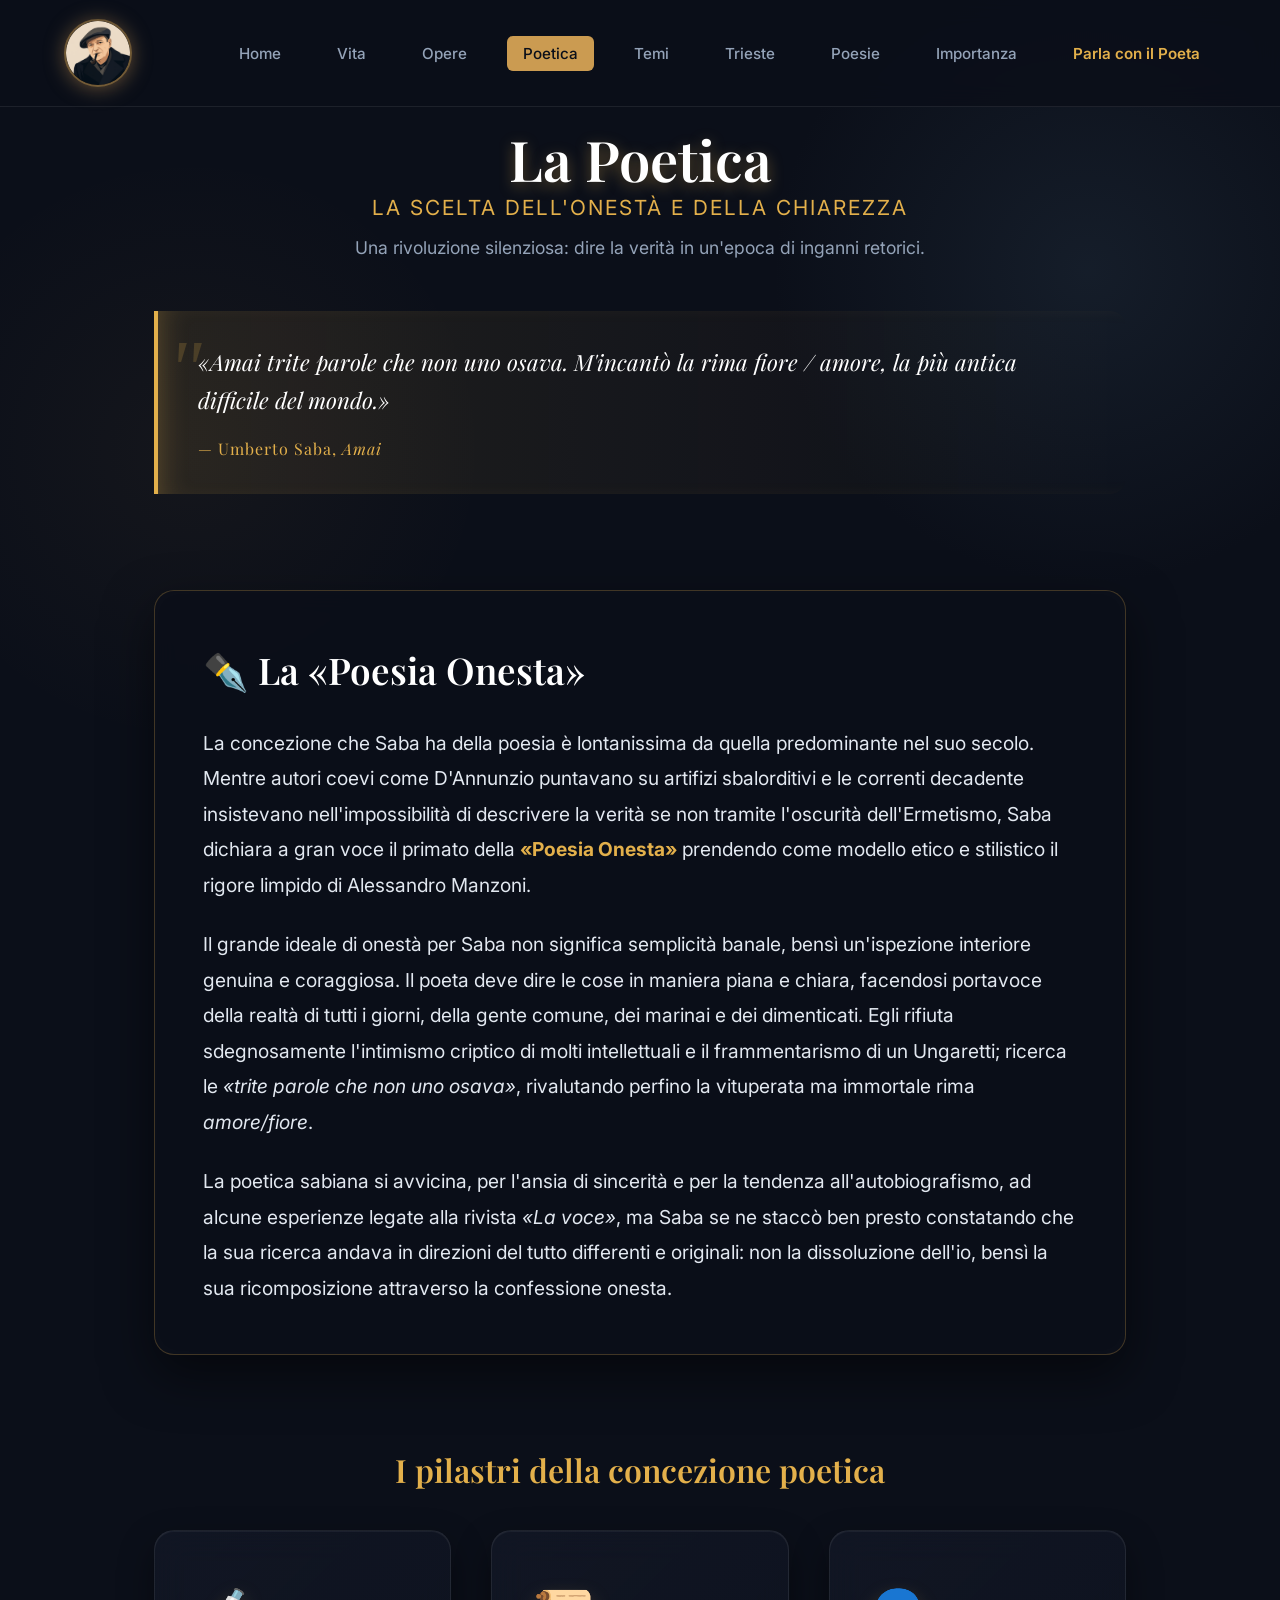
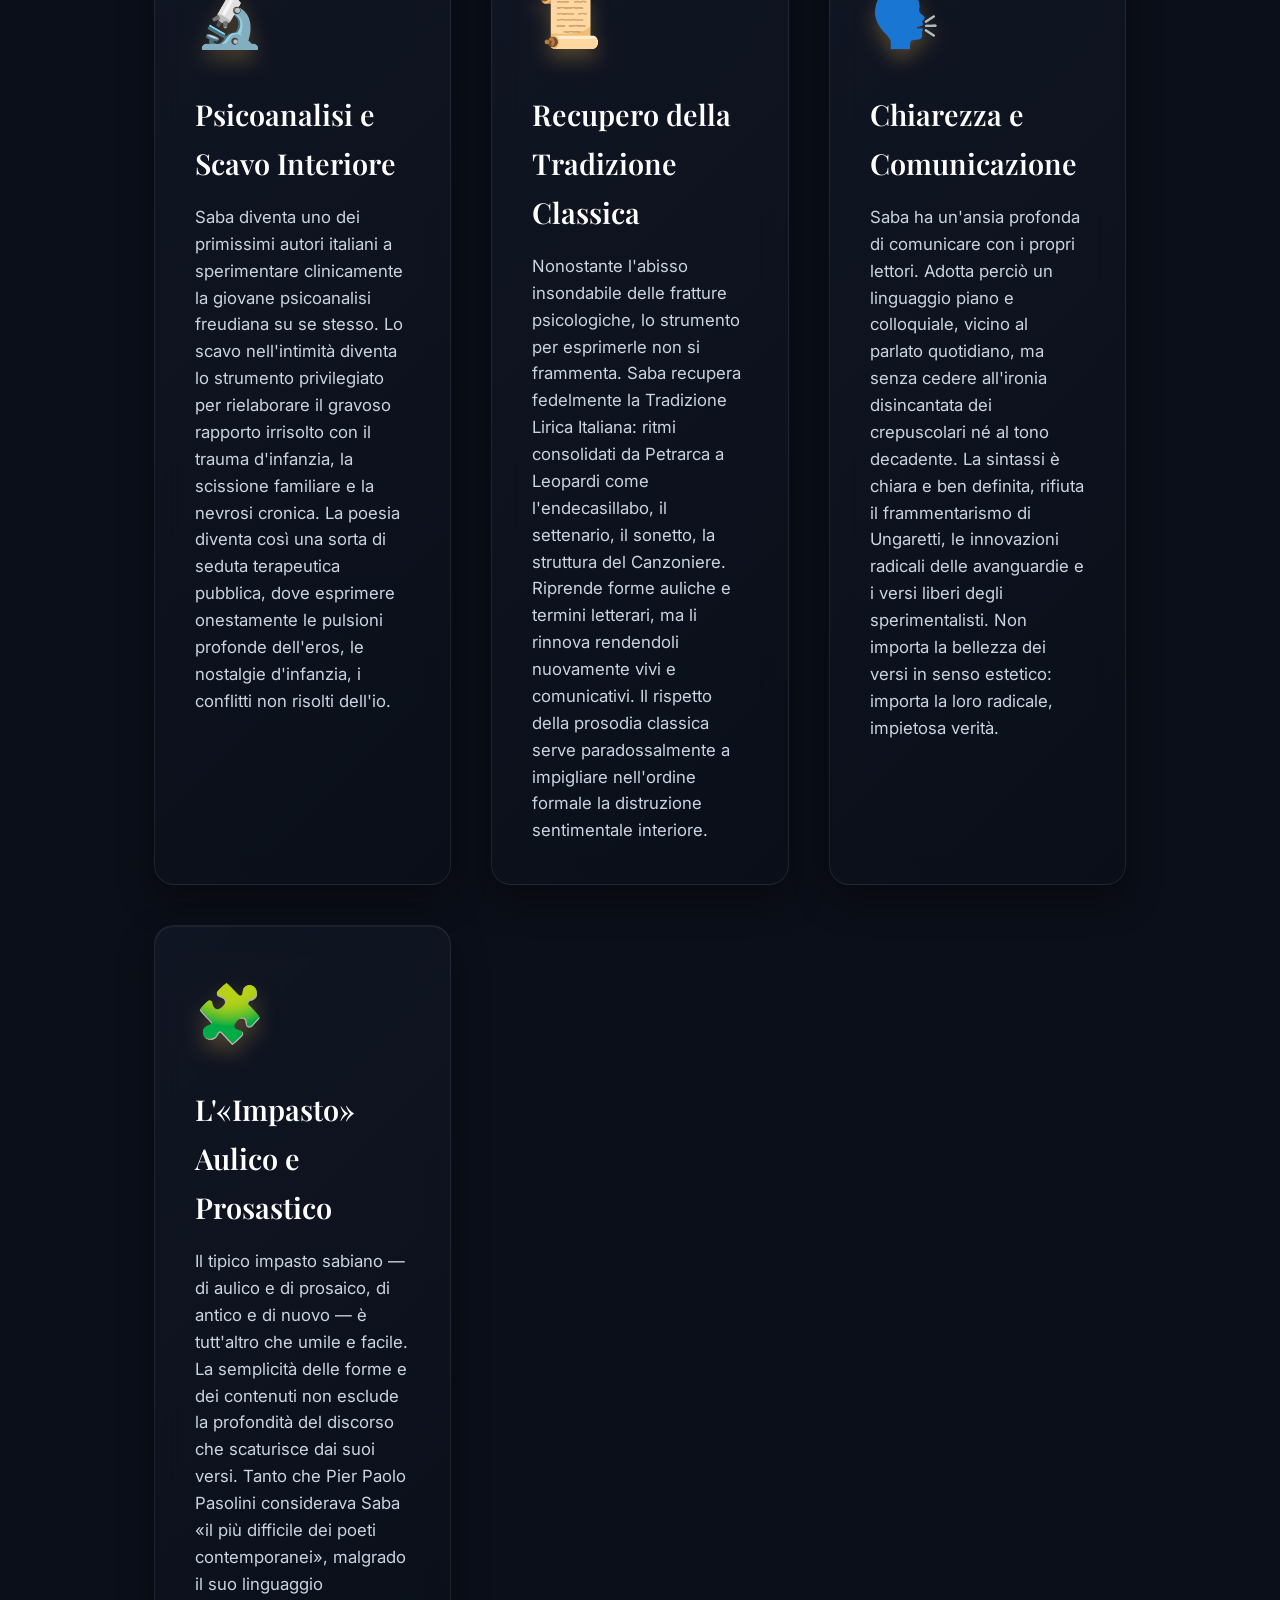
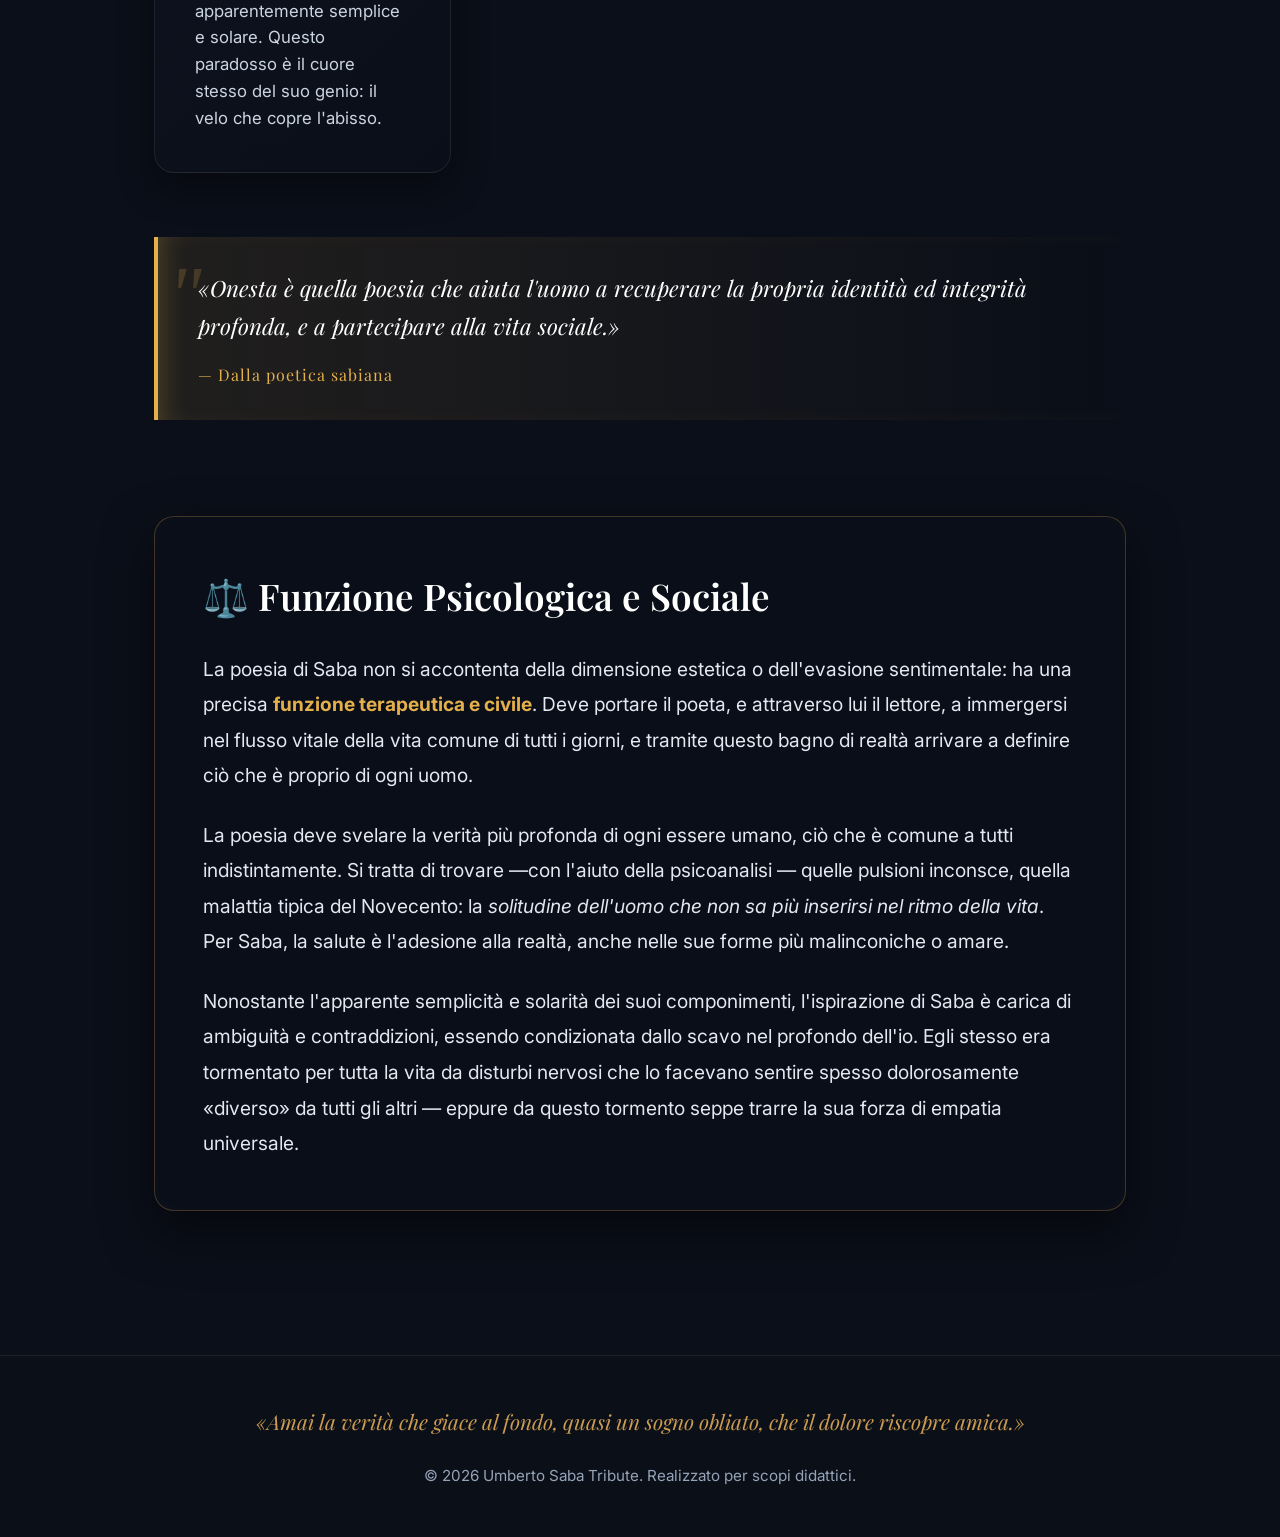
<file: poetica.html>
﻿<!DOCTYPE html>
<html lang="it">
<head>
    <meta charset="UTF-8">
    <link rel="icon" type="image/png" href="public/sabaIcon.png">
    <meta name="viewport" content="width=device-width, initial-scale=1.0">
    <title>Umberto Saba - Poetica</title>
    <link rel="stylesheet" href="style.css">
    <link href="https://fonts.googleapis.com/css2?family=Inter:wght@300;400;500;600&family=Playfair+Display:ital,wght@0,400;0,600;0,700;1,400&display=swap" rel="stylesheet">
</head>
<body>
    <header>
        <a href="index.html" class="logo-link"><img src="public/sabaIcon.png" alt="Umberto Saba" class="logo-img"></a>
        <nav>
            <ul>
                <li><a href="index.html">Home</a></li>
                <li><a href="vita.html">Vita</a></li>
                <li><a href="opere.html">Opere</a></li>
                <li><a href="poetica.html" class="active">Poetica</a></li>
                <li><a href="temi.html">Temi</a></li>
                <li><a href="trieste.html">Trieste</a></li>
                <li><a href="poesie.html">Poesie</a></li>
                <li><a href="importanza.html">Importanza</a></li>
                <li><a href="avatar.html" class="avatar-link nav-highlight">Parla con il Poeta</a></li>
            </ul>
        </nav>
    </header>

    <main>
        <!-- Intestazione Cinematografica -->
        <div style="text-align: center; margin-bottom: 3rem;">
            <h2 class="animate-fade-in" style="font-size: 3.5rem; color: #fff; text-shadow: 0 4px 15px rgba(227, 176, 75, 0.4); font-family: 'Playfair Display', serif; line-height: 1.1;">La Poetica</h2>
            <p class="animate-fade-in" style="animation-delay: 0.2s; font-size: 1.3rem; color: #e3b04b; letter-spacing: 2px; text-transform: uppercase; margin-bottom: 0.5rem;">La scelta dell'onestà e della chiarezza</p>
            <p class="animate-fade-in" style="animation-delay: 0.3s; font-size: 1.1rem; color: #94a3b8; max-width: 680px; margin: 0 auto;">Una rivoluzione silenziosa: dire la verità in un'epoca di inganni retorici.</p>
        </div>

        <!-- Citazione illuminata d'apertura -->
        <div class="blockquote-glow animate-fade-in" style="animation-delay: 0.4s;">
            «Amai trite parole che non uno osava. M'incantò la rima <em>fiore / amore</em>, la più antica difficile del mondo.»
            <span style="display: block; margin-top: 1rem; font-size: 1rem; color: #e3b04b; font-style: normal; letter-spacing: 1px;">— Umberto Saba, <em>Amai</em></span>
        </div>

        <!-- Sezione 1: La Poesia Onesta -->
        <div class="hero-glass-pedestal animate-fade-in" style="animation-delay: 0.5s; width: 100%; padding: 3rem; margin-top: 3rem;">
            <h3 style="font-size: 2.3rem; color: #fff; margin-bottom: 1.5rem; font-family: 'Playfair Display', serif;">✒️ La «Poesia Onesta»</h3>
            <p style="font-size: 1.2rem; color: #e2e8f0; line-height: 1.85; margin-bottom: 1.5rem;">La concezione che Saba ha della poesia è lontanissima da quella predominante nel suo secolo. Mentre autori coevi come D'Annunzio puntavano su artifizi sbalorditivi e le correnti decadente insistevano nell'impossibilità di descrivere la verità se non tramite l'oscurità dell'Ermetismo, Saba dichiara a gran voce il primato della <strong style="color: #e3b04b;">«Poesia Onesta»</strong> prendendo come modello etico e stilistico il rigore limpido di Alessandro Manzoni.</p>
            <p style="font-size: 1.2rem; color: #e2e8f0; line-height: 1.85; margin-bottom: 1.5rem;">Il grande ideale di onestà per Saba non significa semplicità banale, bensì un'ispezione interiore genuina e coraggiosa. Il poeta deve dire le cose in maniera piana e chiara, facendosi portavoce della realtà di tutti i giorni, della gente comune, dei marinai e dei dimenticati. Egli rifiuta sdegnosamente l'intimismo criptico di molti intellettuali e il frammentarismo di un Ungaretti; ricerca le <em>«trite parole che non uno osava»</em>, rivalutando perfino la vituperata ma immortale rima <em>amore/fiore</em>.</p>
            <p style="font-size: 1.2rem; color: #e2e8f0; line-height: 1.85;">La poetica sabiana si avvicina, per l'ansia di sincerità e per la tendenza all'autobiografismo, ad alcune esperienze legate alla rivista <em>«La voce»</em>, ma Saba se ne staccò ben presto constatando che la sua ricerca andava in direzioni del tutto differenti e originali: non la dissoluzione dell'io, bensì la sua ricomposizione attraverso la confessione onesta.</p>
        </div>

        <!-- Griglia 3D: Pilastri della Poetica -->
        <h3 class="animate-fade-in" style="text-align: center; font-size: 2rem; color: #e3b04b; margin: 3.5rem 0 2rem; font-family: 'Playfair Display', serif; animation-delay: 0.6s;">I pilastri della concezione poetica</h3>
        <div class="grid-3d-layout">
            <section class="floating-3d-card animate-fade-in" style="animation-delay: 0.7s;">
                <div class="card-icon-3d">🔬</div>
                <h3>Psicoanalisi e Scavo Interiore</h3>
                <p>Saba diventa uno dei primissimi autori italiani a sperimentare clinicamente la giovane psicoanalisi freudiana su se stesso. Lo scavo nell'intimità diventa lo strumento privilegiato per rielaborare il gravoso rapporto irrisolto con il trauma d'infanzia, la scissione familiare e la nevrosi cronica. La poesia diventa così una sorta di seduta terapeutica pubblica, dove esprimere onestamente le pulsioni profonde dell'eros, le nostalgie d'infanzia, i conflitti non risolti dell'io.</p>
            </section>

            <section class="floating-3d-card animate-fade-in" style="animation-delay: 0.9s;">
                <div class="card-icon-3d">📜</div>
                <h3>Recupero della Tradizione Classica</h3>
                <p>Nonostante l'abisso insondabile delle fratture psicologiche, lo strumento per esprimerle non si frammenta. Saba recupera fedelmente la Tradizione Lirica Italiana: ritmi consolidati da Petrarca a Leopardi come l'endecasillabo, il settenario, il sonetto, la struttura del Canzoniere. Riprende forme auliche e termini letterari, ma li rinnova rendendoli nuovamente vivi e comunicativi. Il rispetto della prosodia classica serve paradossalmente a impigliare nell'ordine formale la distruzione sentimentale interiore.</p>
            </section>

            <section class="floating-3d-card animate-fade-in" style="animation-delay: 1.1s;">
                <div class="card-icon-3d">🗣️</div>
                <h3>Chiarezza e Comunicazione</h3>
                <p>Saba ha un'ansia profonda di comunicare con i propri lettori. Adotta perciò un linguaggio piano e colloquiale, vicino al parlato quotidiano, ma senza cedere all'ironia disincantata dei crepuscolari né al tono decadente. La sintassi è chiara e ben definita, rifiuta il frammentarismo di Ungaretti, le innovazioni radicali delle avanguardie e i versi liberi degli sperimentalisti. Non importa la bellezza dei versi in senso estetico: importa la loro radicale, impietosa verità.</p>
            </section>

            <section class="floating-3d-card animate-fade-in" style="animation-delay: 1.3s;">
                <div class="card-icon-3d">🧩</div>
                <h3>L'«Impasto» Aulico e Prosastico</h3>
                <p>Il tipico impasto sabiano — di aulico e di prosaico, di antico e di nuovo — è tutt'altro che umile e facile. La semplicità delle forme e dei contenuti non esclude la profondità del discorso che scaturisce dai suoi versi. Tanto che Pier Paolo Pasolini considerava Saba «il più difficile dei poeti contemporanei», malgrado il suo linguaggio apparentemente semplice e solare. Questo paradosso è il cuore stesso del suo genio: il velo che copre l'abisso.</p>
            </section>
        </div>

        <!-- Citazione Pasolini / Funzione Sociale -->
        <div class="blockquote-glow animate-fade-in" style="animation-delay: 1.5s;">
            «Onesta è quella poesia che aiuta l'uomo a recuperare la propria identità ed integrità profonda, e a partecipare alla vita sociale.»
            <span style="display: block; margin-top: 1rem; font-size: 1rem; color: #e3b04b; font-style: normal; letter-spacing: 1px;">— Dalla poetica sabiana</span>
        </div>

        <!-- Sezione: Funzione Psicologica e Sociale della Poesia -->
        <div class="hero-glass-pedestal animate-fade-in" style="animation-delay: 1.6s; width: 100%; padding: 3rem; margin-top: 3rem;">
            <h3 style="font-size: 2.3rem; color: #fff; margin-bottom: 1.5rem; font-family: 'Playfair Display', serif;">⚖️ Funzione Psicologica e Sociale</h3>
            <p style="font-size: 1.2rem; color: #e2e8f0; line-height: 1.85; margin-bottom: 1.5rem;">La poesia di Saba non si accontenta della dimensione estetica o dell'evasione sentimentale: ha una precisa <strong style="color: #e3b04b;">funzione terapeutica e civile</strong>. Deve portare il poeta, e attraverso lui il lettore, a immergersi nel flusso vitale della vita comune di tutti i giorni, e tramite questo bagno di realtà arrivare a definire ciò che è proprio di ogni uomo.</p>
            <p style="font-size: 1.2rem; color: #e2e8f0; line-height: 1.85; margin-bottom: 1.5rem;">La poesia deve svelare la verità più profonda di ogni essere umano, ciò che è comune a tutti indistintamente. Si tratta di trovare —con l'aiuto della psicoanalisi — quelle pulsioni inconsce, quella malattia tipica del Novecento: la <em>solitudine dell'uomo che non sa più inserirsi nel ritmo della vita</em>. Per Saba, la salute è l'adesione alla realtà, anche nelle sue forme più malinconiche o amare.</p>
            <p style="font-size: 1.2rem; color: #e2e8f0; line-height: 1.85;">Nonostante l'apparente semplicità e solarità dei suoi componimenti, l'ispirazione di Saba è carica di ambiguità e contraddizioni, essendo condizionata dallo scavo nel profondo dell'io. Egli stesso era tormentato per tutta la vita da disturbi nervosi che lo facevano sentire spesso dolorosamente «diverso» da tutti gli altri — eppure da questo tormento seppe trarre la sua forza di empatia universale.</p>
        </div>
    </main>

    <footer style="margin-top: 3rem;">
        <p class="quote">«Amai la verità che giace al fondo, quasi un sogno obliato, che il dolore riscopre amica.»</p>
        <p class="copy">&copy; 2026 Umberto Saba Tribute. Realizzato per scopi didattici.</p>
    </footer>
    <script src="nav.js"></script>
</body>
</html>
</file>
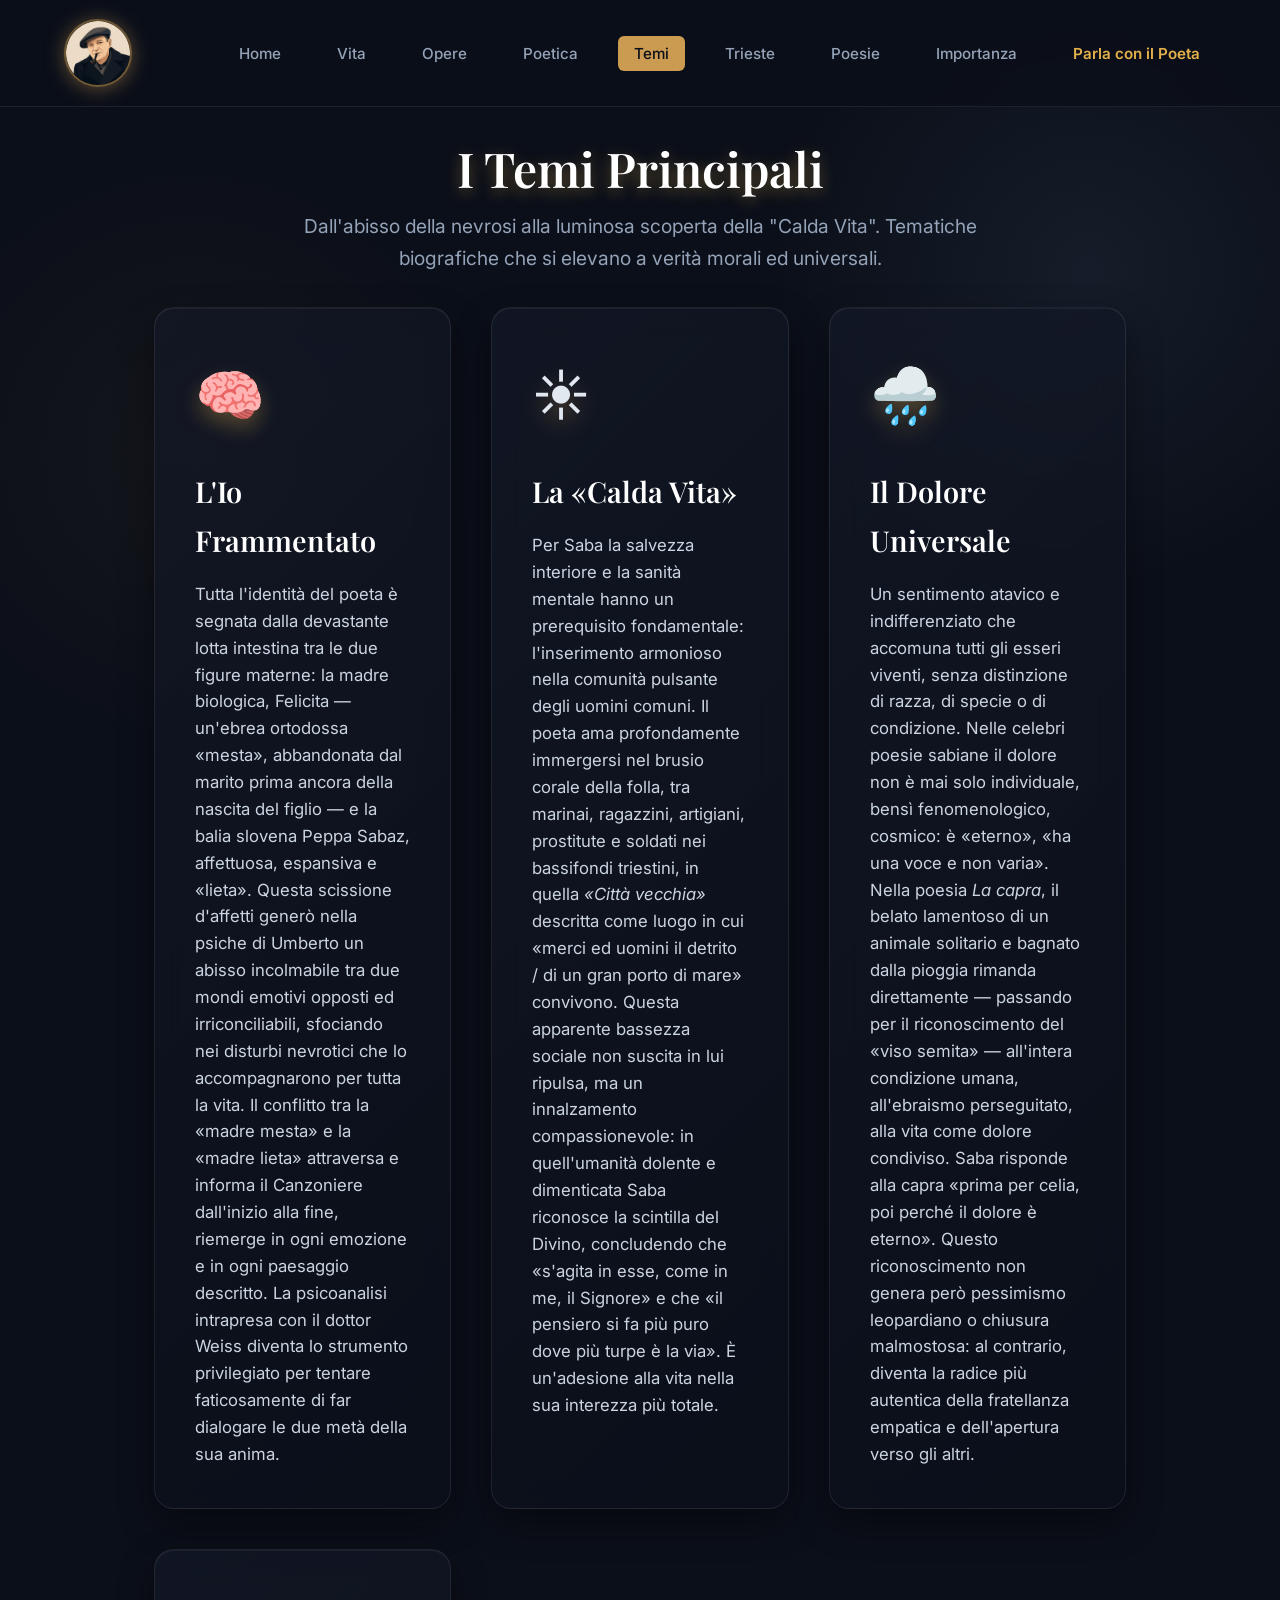
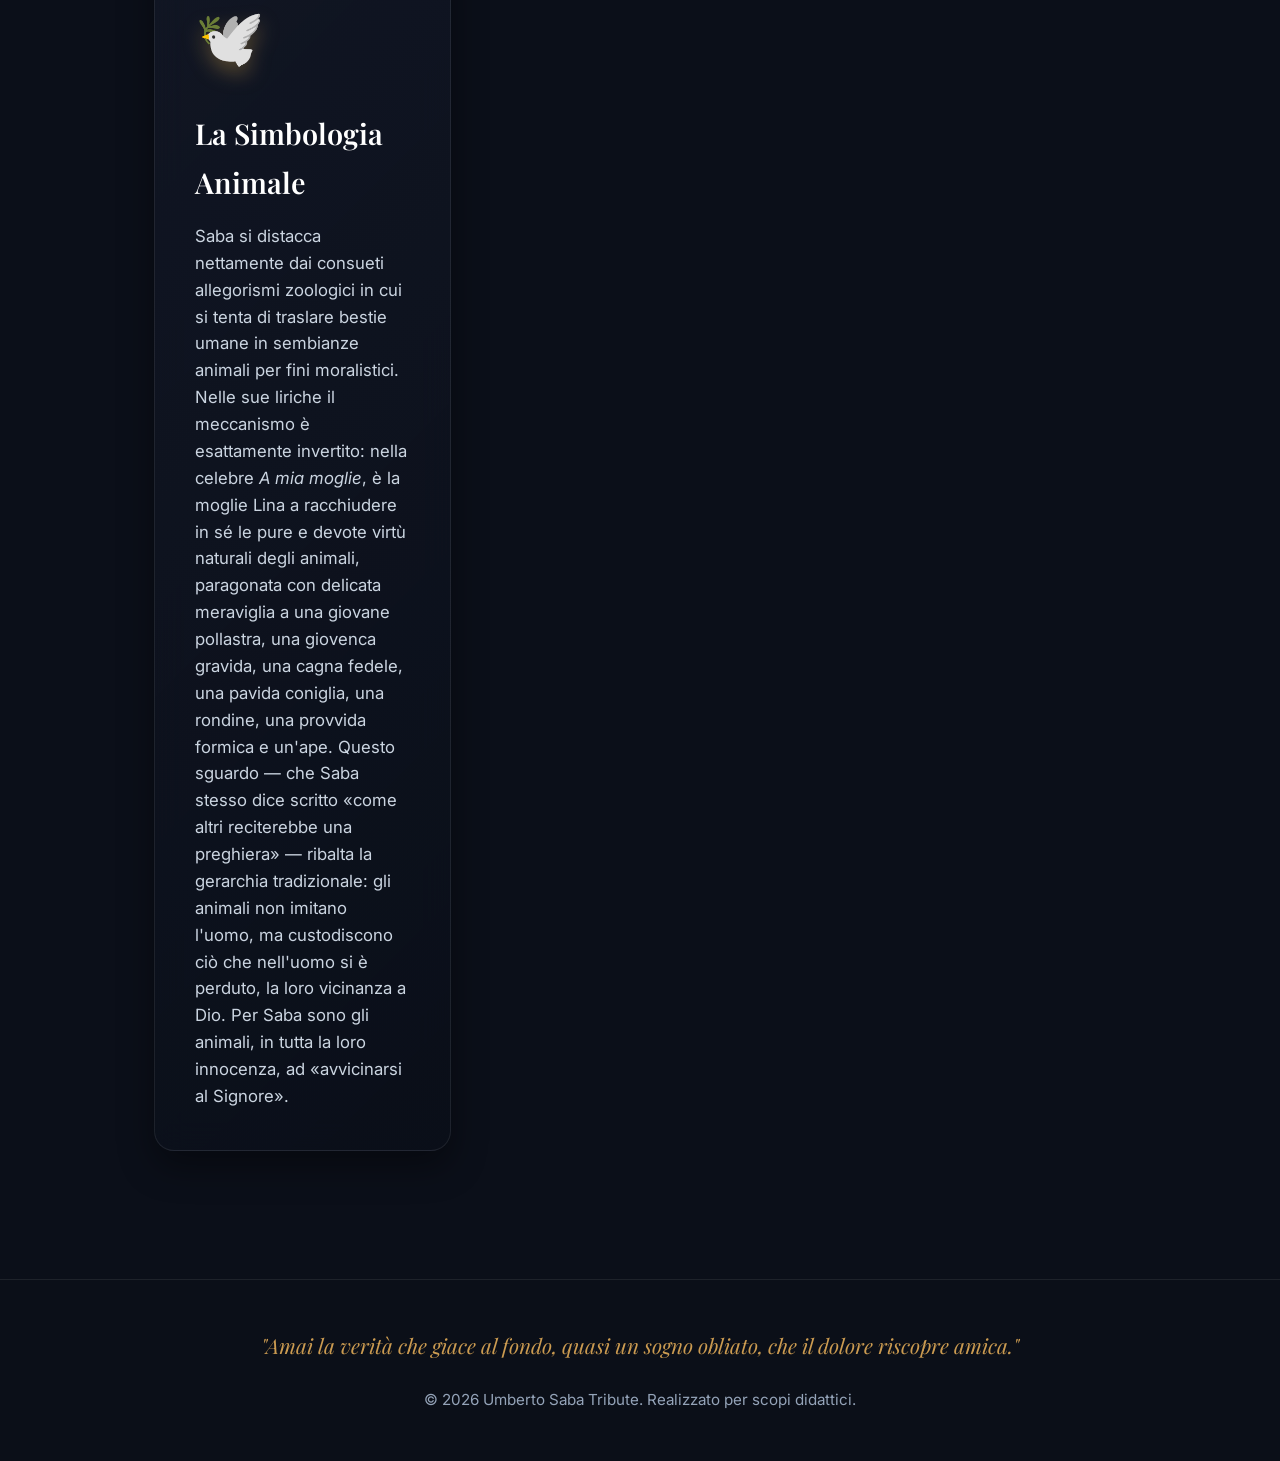
<file: temi.html>
﻿<!DOCTYPE html>
<html lang="it">
<head>
    <meta charset="UTF-8">
    <link rel="icon" type="image/png" href="public/sabaIcon.png">
    <meta name="viewport" content="width=device-width, initial-scale=1.0">
    <title>Umberto Saba - Temi</title>
    <link rel="stylesheet" href="style.css">
    <link href="https://fonts.googleapis.com/css2?family=Inter:wght@300;400;500;600&family=Playfair+Display:ital,wght@0,400;0,600;0,700;1,400&display=swap" rel="stylesheet">
</head>
<body>
    <header>
        <a href="index.html" class="logo-link"><img src="public/sabaIcon.png" alt="Umberto Saba" class="logo-img"></a>
        <nav>
            <ul>
                <li><a href="index.html">Home</a></li>
                <li><a href="vita.html">Vita</a></li>
                <li><a href="opere.html">Opere</a></li>
                <li><a href="poetica.html">Poetica</a></li>
                <li><a href="temi.html" class="active">Temi</a></li>
                <li><a href="trieste.html">Trieste</a></li>
                <li><a href="poesie.html">Poesie</a></li>
                <li><a href="importanza.html">Importanza</a></li>
                <li><a href="avatar.html" class="avatar-link nav-highlight">Parla con il Poeta</a></li>
            </ul>
        </nav>
    </header>
    
    <main>
        <div style="text-align: center; margin-bottom: 2rem;">
            <h2 class="animate-fade-in" style="font-size: 3rem; color: #fff; text-shadow: 0 4px 15px rgba(227, 176, 75, 0.4);">I Temi Principali</h2>
            <p class="animate-fade-in" style="animation-delay: 0.2s; font-size: 1.2rem; color: #94a3b8; max-width: 700px; margin: 0 auto;">Dall'abisso della nevrosi alla luminosa scoperta della "Calda Vita". Tematiche biografiche che si elevano a verità morali ed universali.</p>
        </div>

        <div class="grid-3d-layout">
            <section class="floating-3d-card animate-fade-in" style="animation-delay: 0.3s;">
                <div class="card-icon-3d">🧠</div>
                <h3>L'Io Frammentato</h3>
                <p>Tutta l'identità del poeta è segnata dalla devastante lotta intestina tra le due figure materne: la madre biologica, Felicita — un'ebrea ortodossa «mesta», abbandonata dal marito prima ancora della nascita del figlio — e la balia slovena Peppa Sabaz, affettuosa, espansiva e «lieta». Questa scissione d'affetti generò nella psiche di Umberto un abisso incolmabile tra due mondi emotivi opposti ed irriconciliabili, sfociando nei disturbi nevrotici che lo accompagnarono per tutta la vita. Il conflitto tra la «madre mesta» e la «madre lieta» attraversa e informa il Canzoniere dall'inizio alla fine, riemerge in ogni emozione e in ogni paesaggio descritto. La psicoanalisi intrapresa con il dottor Weiss diventa lo strumento privilegiato per tentare faticosamente di far dialogare le due metà della sua anima.</p>
            </section>

            <section class="floating-3d-card animate-fade-in" style="animation-delay: 0.5s;">
                <div class="card-icon-3d">☀️</div>
                <h3>La «Calda Vita»</h3>
                <p>Per Saba la salvezza interiore e la sanità mentale hanno un prerequisito fondamentale: l'inserimento armonioso nella comunità pulsante degli uomini comuni. Il poeta ama profondamente immergersi nel brusio corale della folla, tra marinai, ragazzini, artigiani, prostitute e soldati nei bassifondi triestini, in quella <em>«Città vecchia»</em> descritta come luogo in cui «merci ed uomini il detrito / di un gran porto di mare» convivono. Questa apparente bassezza sociale non suscita in lui ripulsa, ma un innalzamento compassionevole: in quell'umanità dolente e dimenticata Saba riconosce la scintilla del Divino, concludendo che «s'agita in esse, come in me, il Signore» e che «il pensiero si fa più puro dove più turpe è la via». È un'adesione alla vita nella sua interezza più totale.</p>
            </section>

            <section class="floating-3d-card animate-fade-in" style="animation-delay: 0.7s;">
                <div class="card-icon-3d">🌧️</div>
                <h3>Il Dolore Universale</h3>
                <p>Un sentimento atavico e indifferenziato che accomuna tutti gli esseri viventi, senza distinzione di razza, di specie o di condizione. Nelle celebri poesie sabiane il dolore non è mai solo individuale, bensì fenomenologico, cosmico: è «eterno», «ha una voce e non varia». Nella poesia <em>La capra</em>, il belato lamentoso di un animale solitario e bagnato dalla pioggia rimanda direttamente — passando per il riconoscimento del «viso semita» — all'intera condizione umana, all'ebraismo perseguitato, alla vita come dolore condiviso. Saba risponde alla capra «prima per celia, poi perché il dolore è eterno». Questo riconoscimento non genera però pessimismo leopardiano o chiusura malmostosa: al contrario, diventa la radice più autentica della fratellanza empatica e dell'apertura verso gli altri.</p>
            </section>

            <section class="floating-3d-card animate-fade-in" style="animation-delay: 0.9s;">
                <div class="card-icon-3d">🕊️</div>
                <h3>La Simbologia Animale</h3>
                <p>Saba si distacca nettamente dai consueti allegorismi zoologici in cui si tenta di traslare bestie umane in sembianze animali per fini moralistici. Nelle sue liriche il meccanismo è esattamente invertito: nella celebre <em>A mia moglie</em>, è la moglie Lina a racchiudere in sé le pure e devote virtù naturali degli animali, paragonata con delicata meraviglia a una giovane pollastra, una giovenca gravida, una cagna fedele, una pavida coniglia, una rondine, una provvida formica e un'ape. Questo sguardo — che Saba stesso dice scritto «come altri reciterebbe una preghiera» — ribalta la gerarchia tradizionale: gli animali non imitano l'uomo, ma custodiscono ciò che nell'uomo si è perduto, la loro vicinanza a Dio. Per Saba sono gli animali, in tutta la loro innocenza, ad «avvicinarsi al Signore».</p>
            </section>
        </div>
    </main>

    <footer>
        <p class="quote">"Amai la verità che giace al fondo, quasi un sogno obliato, che il dolore riscopre amica."</p>
        <p class="copy">&copy; 2026 Umberto Saba Tribute. Realizzato per scopi didattici.</p>
    </footer>
    <script src="nav.js"></script>
</body>
</html>
</file>
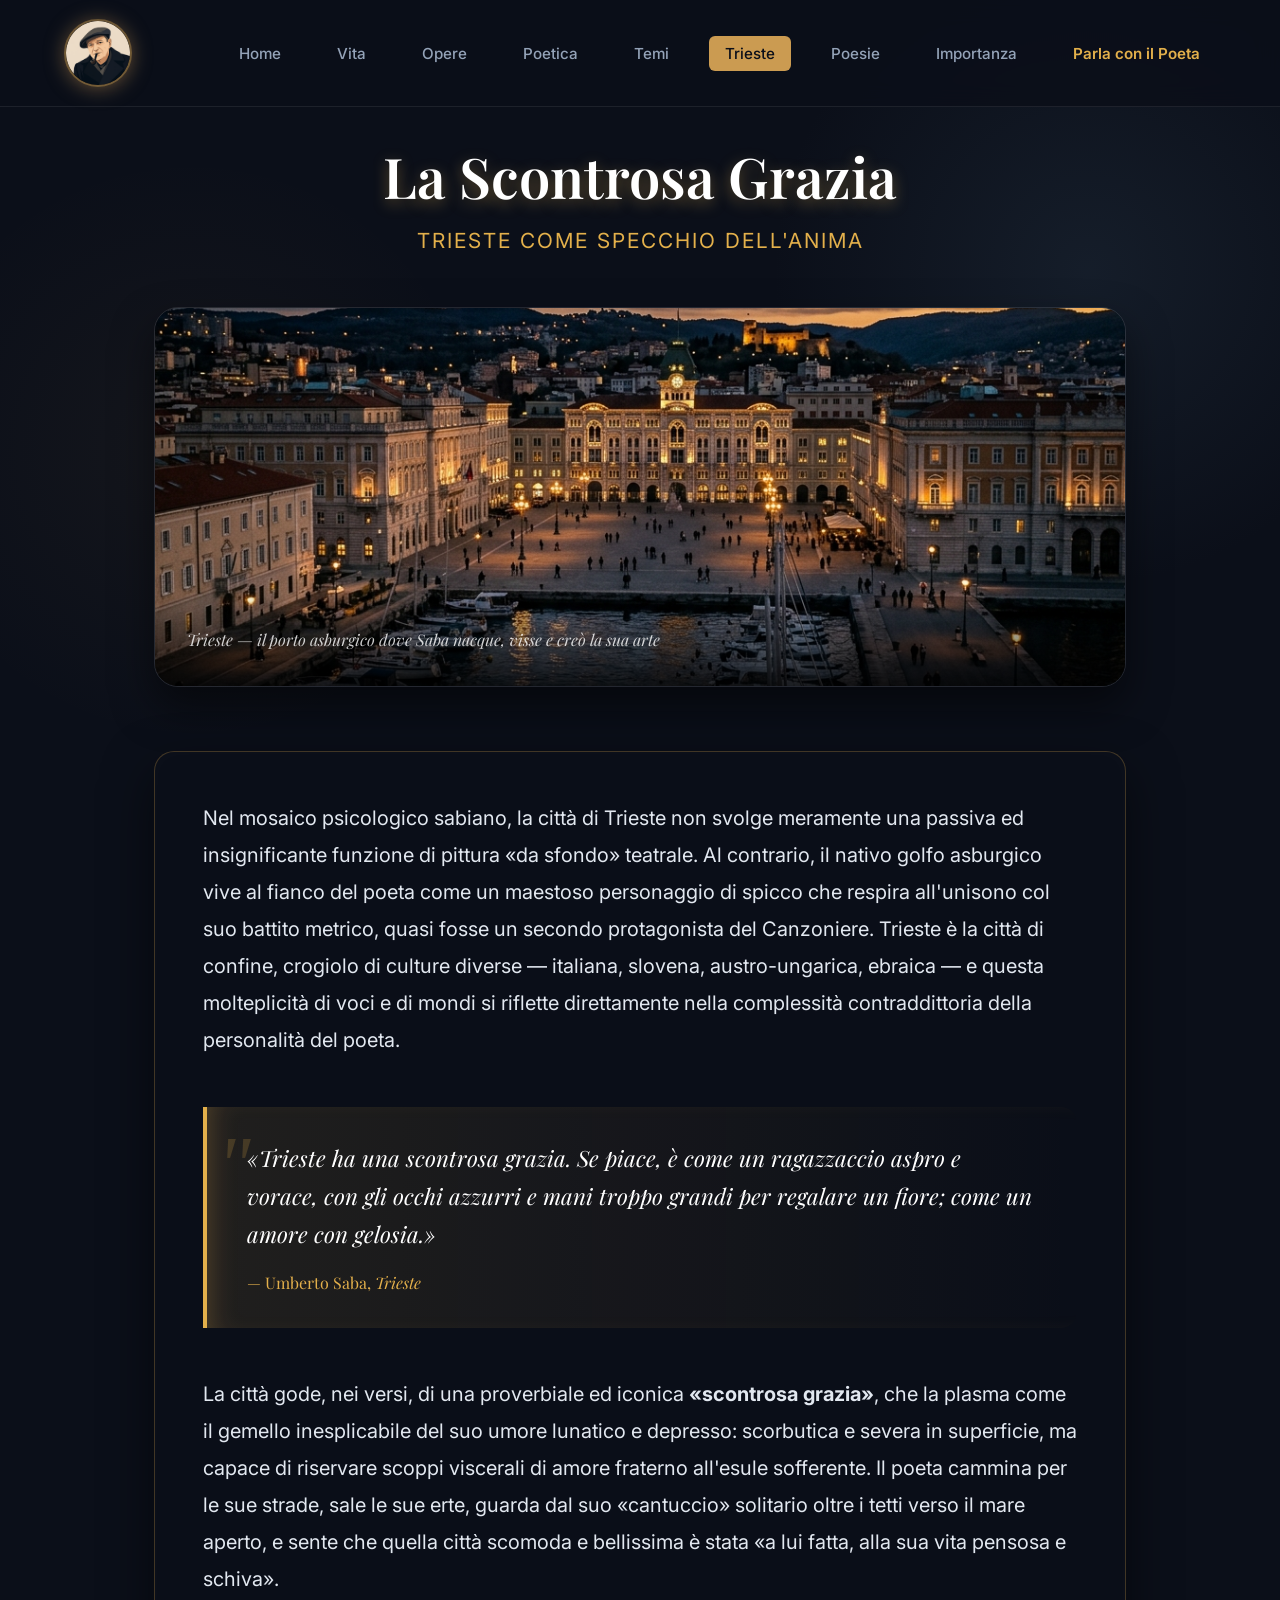
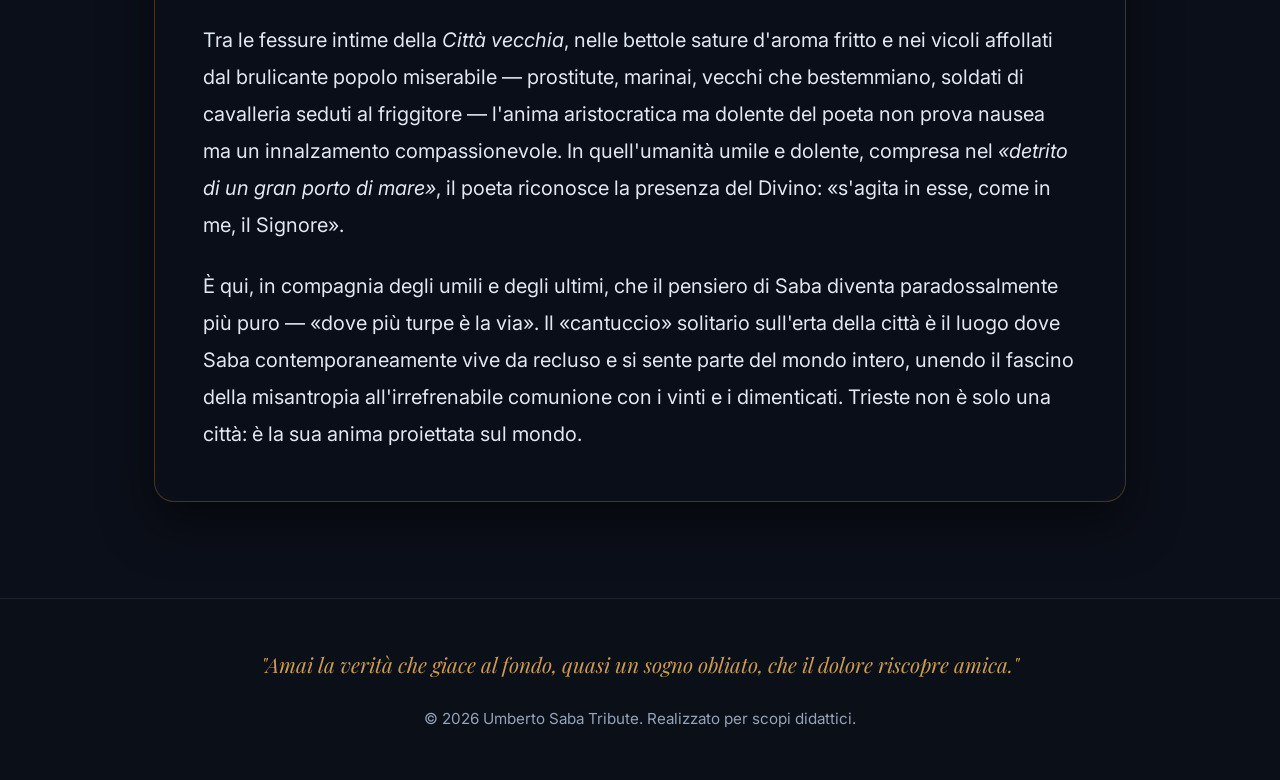
<file: trieste.html>
﻿<!DOCTYPE html>
<html lang="it">
<head>
    <meta charset="UTF-8">
    <link rel="icon" type="image/png" href="public/sabaIcon.png">
    <meta name="viewport" content="width=device-width, initial-scale=1.0">
    <title>Umberto Saba - Trieste</title>
    <link rel="stylesheet" href="style.css">
    <link href="https://fonts.googleapis.com/css2?family=Inter:wght@300;400;500;600&family=Playfair+Display:ital,wght@0,400;0,600;0,700;1,400&display=swap" rel="stylesheet">
</head>
<body>
    <header>
        <a href="index.html" class="logo-link"><img src="public/sabaIcon.png" alt="Umberto Saba" class="logo-img"></a>
        <nav>
            <ul>
                <li><a href="index.html">Home</a></li>
                <li><a href="vita.html">Vita</a></li>
                <li><a href="opere.html">Opere</a></li>
                <li><a href="poetica.html">Poetica</a></li>
                <li><a href="temi.html">Temi</a></li>
                <li><a href="trieste.html" class="active">Trieste</a></li>
                <li><a href="poesie.html">Poesie</a></li>
                <li><a href="importanza.html">Importanza</a></li>
                <li><a href="avatar.html" class="avatar-link nav-highlight">Parla con il Poeta</a></li>
            </ul>
        </nav>
    </header>
    
    <main>
        <div style="text-align: center; margin-bottom: 3rem;">
            <h2 class="animate-fade-in" style="font-size: 3.5rem; color: #fff; text-shadow: 0 4px 15px rgba(227, 176, 75, 0.4); font-family: 'Playfair Display', serif;">La Scontrosa Grazia</h2>
            <p class="animate-fade-in" style="animation-delay: 0.2s; font-size: 1.3rem; color: #e3b04b; letter-spacing: 2px; text-transform: uppercase;">Trieste come specchio dell'anima</p>
        </div>

        <div class="animate-fade-in" style="animation-delay: 0.3s; width: 100%; height: 380px; border-radius: 24px; overflow: hidden; margin-bottom: 3rem; box-shadow: 0 20px 40px rgba(0,0,0,0.5); border: 1px solid rgba(255,255,255,0.1); position: relative;">
            <img src="public/trieste_cityscape.png" alt="Porto di Trieste al tramonto" style="width: 100%; height: 100%; object-fit: cover;">
            <div style="position: absolute; bottom: 0; left: 0; right: 0; padding: 2rem; background: linear-gradient(transparent, rgba(0,0,0,0.8)); font-family: 'Playfair Display', serif; font-style: italic; color: rgba(255,255,255,0.8); font-size: 1rem;">Trieste &mdash; il porto asburgico dove Saba nacque, visse e creò la sua arte</div>
        </div>

        <div class="hero-glass-pedestal animate-fade-in" style="animation-delay: 0.5s; width: 100%; padding: 3rem;">
            <p style="font-size: 1.25rem; color: #e2e8f0; line-height: 1.85; margin-bottom: 1.5rem;">Nel mosaico psicologico sabiano, la città di Trieste non svolge meramente una passiva ed insignificante funzione di pittura «da sfondo» teatrale. Al contrario, il nativo golfo asburgico vive al fianco del poeta come un maestoso personaggio di spicco che respira all'unisono col suo battito metrico, quasi fosse un secondo protagonista del Canzoniere. Trieste è la città di confine, crogiolo di culture diverse — italiana, slovena, austro-ungarica, ebraica — e questa molteplicità di voci e di mondi si riflette direttamente nella complessità contraddittoria della personalità del poeta.</p>

            <div class="blockquote-glow animate-fade-in" style="animation-delay: 0.7s;">
                «Trieste ha una scontrosa grazia. Se piace, è come un ragazzaccio aspro e vorace, con gli occhi azzurri e mani troppo grandi per regalare un fiore; come un amore con gelosia.»
                <span style="display: block; margin-top: 1rem; font-size: 1rem; color: #e3b04b; font-style: normal;">— Umberto Saba, <em>Trieste</em></span>
            </div>

            <p style="font-size: 1.25rem; color: #e2e8f0; line-height: 1.85; margin-bottom: 1.5rem;">La città gode, nei versi, di una proverbiale ed iconica <strong>«scontrosa grazia»</strong>, che la plasma come il gemello inesplicabile del suo umore lunatico e depresso: scorbutica e severa in superficie, ma capace di riservare scoppi viscerali di amore fraterno all'esule sofferente. Il poeta cammina per le sue strade, sale le sue erte, guarda dal suo «cantuccio» solitario oltre i tetti verso il mare aperto, e sente che quella città scomoda e bellissima è stata «a lui fatta, alla sua vita pensosa e schiva».</p>

            <p style="font-size: 1.25rem; color: #e2e8f0; line-height: 1.85; margin-bottom: 1.5rem;">Tra le fessure intime della <em>Città vecchia</em>, nelle bettole sature d'aroma fritto e nei vicoli affollati dal brulicante popolo miserabile — prostitute, marinai, vecchi che bestemmiano, soldati di cavalleria seduti al friggitore — l'anima aristocratica ma dolente del poeta non prova nausea ma un innalzamento compassionevole. In quell'umanità umile e dolente, compresa nel <em>«detrito di un gran porto di mare»</em>, il poeta riconosce la presenza del Divino: «s'agita in esse, come in me, il Signore».</p>

            <p style="font-size: 1.25rem; color: #e2e8f0; line-height: 1.85;">È qui, in compagnia degli umili e degli ultimi, che il pensiero di Saba diventa paradossalmente più puro — «dove più turpe è la via». Il «cantuccio» solitario sull'erta della città è il luogo dove Saba contemporaneamente vive da recluso e si sente parte del mondo intero, unendo il fascino della misantropia all'irrefrenabile comunione con i vinti e i dimenticati. Trieste non è solo una città: è la sua anima proiettata sul mondo.</p>
        </div>
    </main>

    <footer>
        <p class="quote">"Amai la verità che giace al fondo, quasi un sogno obliato, che il dolore riscopre amica."</p>
        <p class="copy">&copy; 2026 Umberto Saba Tribute. Realizzato per scopi didattici.</p>
    </footer>
    <script src="nav.js"></script>
</body>
</html>
</file>
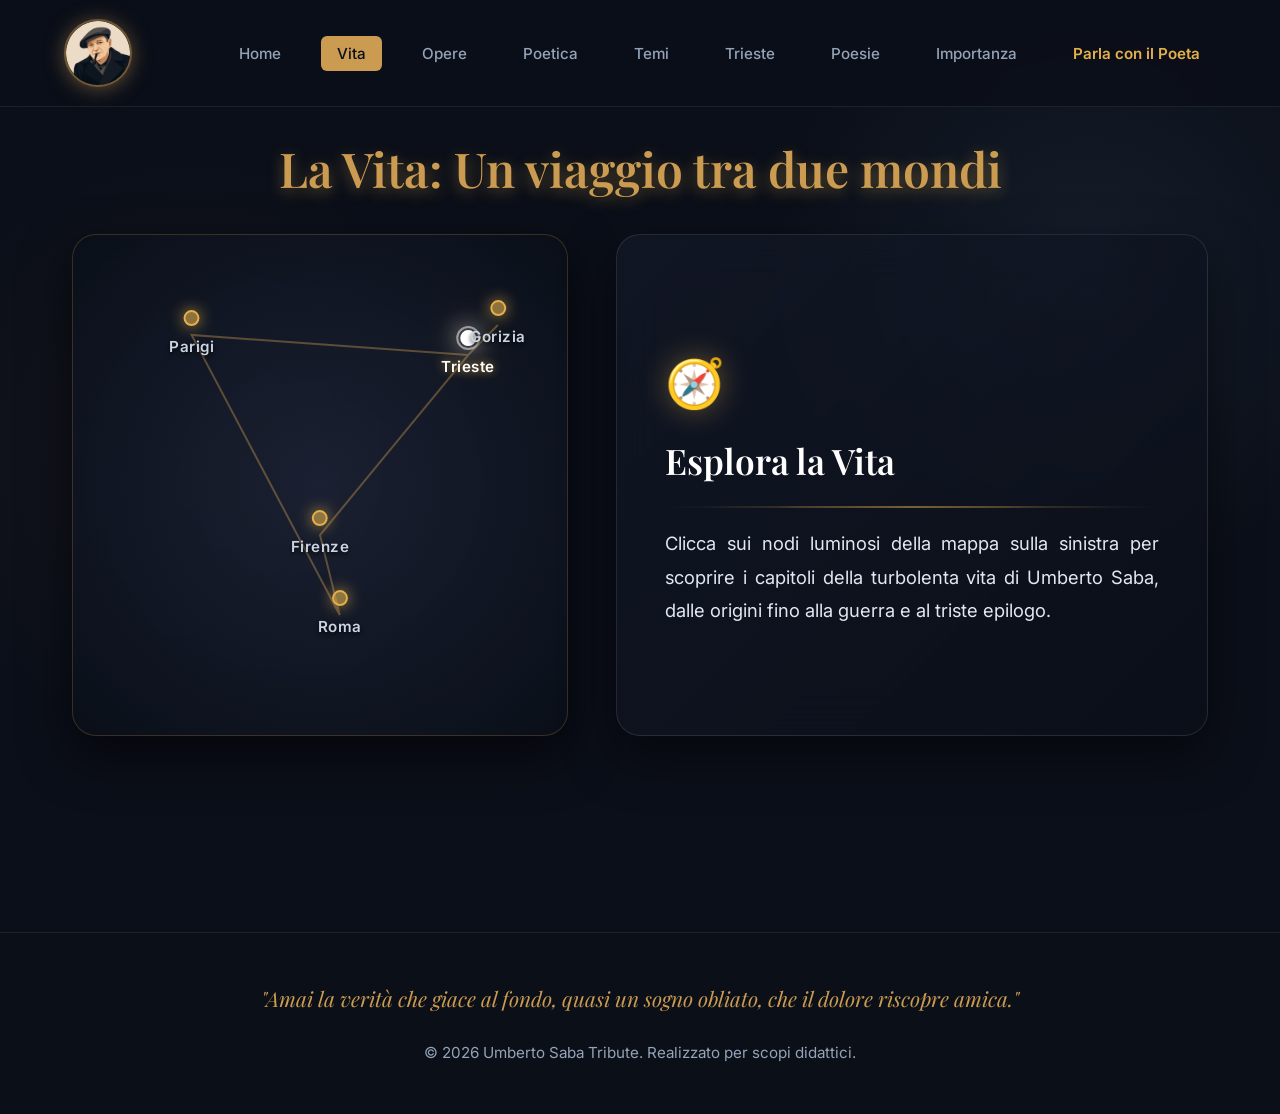
<file: vita.html>
﻿<!DOCTYPE html>
<html lang="it">
<head>
    <meta charset="UTF-8">
    <link rel="icon" type="image/png" href="public/sabaIcon.png">
    <meta name="viewport" content="width=device-width, initial-scale=1.0">
    <title>Umberto Saba - Vita</title>
    <link rel="stylesheet" href="style.css">
    <link href="https://fonts.googleapis.com/css2?family=Inter:wght@300;400;500;600&family=Playfair+Display:ital,wght@0,400;0,600;0,700;1,400&display=swap" rel="stylesheet">
</head>
<body>
    <header>
        <a href="index.html" class="logo-link"><img src="public/sabaIcon.png" alt="Umberto Saba" class="logo-img"></a>
        <nav>
            <ul>
                <li><a href="index.html">Home</a></li>
                <li><a href="vita.html" class="active">Vita</a></li>
                <li><a href="opere.html">Opere</a></li>
                <li><a href="poetica.html">Poetica</a></li>
                <li><a href="temi.html">Temi</a></li>
                <li><a href="trieste.html">Trieste</a></li>
                <li><a href="poesie.html">Poesie</a></li>
                <li><a href="importanza.html">Importanza</a></li>
                <li><a href="avatar.html" class="avatar-link nav-highlight">Parla con il Poeta</a></li>
            </ul>
        </nav>
    </header>
    
    <main class="map-page-container">
        <h2 class="map-page-title animate-fade-in" style="text-align:center; font-size:3rem; margin-bottom:1.5rem;">La Vita: Un viaggio tra due mondi</h2>
        
        <div class="interactive-map-layout animate-fade-in" style="animation-delay: 0.2s">
            
            <!-- Lato Sinistro: Mappa a Costellazione -->
            <div class="map-canvas-container">
                <div class="map-astronomy">
                    
                    <!-- Linee di connessione (timeline di vita) -->
                    <svg class="map-lines" viewBox="0 0 500 500" preserveAspectRatio="none">
                        <!-- Percorso: Trieste -> Parigi -> Roma -> Firenze -> Trieste(ritorno) -> Gorizia -->
                        <path d="M 400,120 L 120,100 L 270,380 L 250,300 L 400,120 L 430,90" fill="none" stroke="rgba(203, 155, 81, 0.4)" stroke-width="2" stroke-dasharray="8 8" class="constellation-path" />
                    </svg>

                    <!-- Punti interattivi -->
                    <div class="map-pin" data-city="parigi" style="top: 20%; left: 24%;">
                        <div class="pin-dot"></div>
                        <span class="pin-label">Parigi</span>
                    </div>

                    <div class="map-pin active-pin pulse-trieste" data-city="trieste" style="top: 24%; left: 80%;">
                        <div class="pin-dot"></div>
                        <span class="pin-label">Trieste</span>
                    </div>

                    <div class="map-pin" data-city="firenze" style="top: 60%; left: 50%;">
                        <div class="pin-dot"></div>
                        <span class="pin-label">Firenze</span>
                    </div>

                    <div class="map-pin" data-city="roma" style="top: 76%; left: 54%;">
                        <div class="pin-dot"></div>
                        <span class="pin-label">Roma</span>
                    </div>

                    <div class="map-pin" data-city="gorizia" style="top: 18%; left: 86%;">
                        <div class="pin-dot"></div>
                        <span class="pin-label">Gorizia</span>
                    </div>

                </div>
            </div>

            <!-- Lato Destro: Pannello Informativo -->
            <div class="map-info-panel default-state">
                <div class="info-content-wrapper">
                    <div class="info-icon">🧭</div>
                    <h3 id="info-title">Esplora la Vita</h3>
                    <p id="info-years" class="info-years"></p>
                    <div class="divider" style="margin: 1.2rem 0;"></div>
                    <p id="info-desc">Clicca sui nodi luminosi della mappa sulla sinistra per scoprire i capitoli della turbolenta vita di Umberto Saba, dalle origini fino alla guerra e al triste epilogo.</p>
                </div>
            </div>

        </div>
    </main>

    <footer style="margin-top:2rem;">
        <p class="quote">"Amai la verità che giace al fondo, quasi un sogno obliato, che il dolore riscopre amica."</p>
        <p class="copy">&copy; 2026 Umberto Saba Tribute. Realizzato per scopi didattici.</p>
    </footer>
    <script src="nav.js"></script>
</body>
    <script src="vita.js"></script>
</html>
</file>
<file: style.css>
:root {
  --bg-color: #0b0f19;
  --panel-bg: rgba(20, 25, 40, 0.7);
  --glass-border: rgba(255, 255, 255, 0.08);
  --text-main: #e2e8f0;
  --text-muted: #94a3b8;
  --accent: #cb9b51;
  --accent-hover: #e5b973;
}

* {
  margin: 0;
  padding: 0;
  box-sizing: border-box;
}

body {
  font-family: 'Inter', sans-serif;
  background-color: var(--bg-color);
  color: var(--text-main);
  line-height: 1.7;
  display: flex;
  flex-direction: column;
  min-height: 100vh;
  background-image:
    radial-gradient(circle at 15% 50%, rgba(203, 155, 81, 0.05), transparent 25%),
    radial-gradient(circle at 85% 30%, rgba(44, 62, 80, 0.3), transparent 25%);
  background-attachment: fixed;
}

/* Sfondo specifico per la homepage */
body.home-body {
  background-image: linear-gradient(rgba(11, 15, 25, 0.7), rgba(11, 15, 25, 0.95)), url('public/Immagine%20sfondo.png');
  background-size: cover;
  background-position: center;
  background-attachment: fixed;
  background-repeat: no-repeat;
}

h1,
h2,
h3,
h4,
h5,
h6 {
  font-family: 'Playfair Display', serif;
  color: var(--accent);
  font-weight: 600;
}

header {
  background: rgba(11, 15, 25, 0.85);
  backdrop-filter: blur(12px);
  -webkit-backdrop-filter: blur(12px);
  border-bottom: 1px solid var(--glass-border);
  padding: 1.2rem 5%;
  display: flex;
  justify-content: space-between;
  align-items: center;
  position: fixed;
  top: 0;
  width: 100%;
  z-index: 1000;
}

/* Logo immagine cliccabile */
.logo-link {
  display: flex;
  align-items: center;
  text-decoration: none;
  flex-shrink: 0;
  transition: opacity 0.3s ease, transform 0.3s ease;
}

.logo-link:hover {
  opacity: 0.85;
  transform: scale(1.04);
}

.logo-img {
  height: 68px;
  width: 68px;
  object-fit: cover;
  border-radius: 50%;
  filter: drop-shadow(0 2px 10px rgba(203, 155, 81, 0.5));
  border: 2px solid rgba(203, 155, 81, 0.4);
  transition: border-color 0.3s ease, filter 0.3s ease;
}

.logo-link:hover .logo-img {
  border-color: rgba(203, 155, 81, 0.9);
  filter: drop-shadow(0 4px 16px rgba(203, 155, 81, 0.7));
}

nav ul {
  list-style: none;
  display: flex;
  gap: 1.5rem;
}

nav a {
  color: var(--text-muted);
  text-decoration: none;
  font-weight: 500;
  font-size: 0.95rem;
  transition: all 0.3s ease;
  padding: 0.5rem 1rem;
  border-radius: 6px;
}

nav a:hover,
nav a.active {
  color: var(--bg-color);
  background-color: var(--accent);
}

main {
  flex-grow: 1;
  padding: 8rem 5% 4rem;
  max-width: 1100px;
  margin: 0 auto;
  width: 100%;
}

/* Animations */
@keyframes fadeInUp {
  from {
    opacity: 0;
    transform: translateY(20px);
  }
  to {
    opacity: 1;
    transform: translateY(0);
  }
}

.animate-fade-in {
  animation: fadeInUp 0.8s ease backwards;
}

/* Fullscreen Hero specific for Homepage */
.hero-fullscreen {
  position: relative;
  height: 100vh;
  display: flex;
  align-items: center;
  justify-content: center;
  text-align: center;
  background: transparent;
}

.hero-fullscreen .hero-content {
  max-width: 900px;
  padding: 2rem;
  animation: fadeInUp 1.2s ease-out;
  padding-top: 4rem;
}

.hero-fullscreen h1 {
  font-size: 4.5rem;
  margin-bottom: 1.5rem;
  color: #ffffff;
  text-shadow: 0 4px 20px rgba(0, 0, 0, 0.6);
  line-height: 1.2;
}

.hero-fullscreen p {
  font-size: 1.6rem;
  color: #eeeeee;
  text-shadow: 0 2px 10px rgba(0, 0, 0, 0.6);
}

.scroll-indicator {
  position: absolute;
  bottom: 40px;
  left: 50%;
  transform: translateX(-50%);
  animation: bounce 2s infinite;
  color: var(--accent);
  font-size: 2rem;
}

@keyframes bounce {
  0%, 20%, 50%, 80%, 100% {
    transform: translateY(0) translateX(-50%);
  }
  40% {
    transform: translateY(-20px) translateX(-50%);
  }
  60% {
    transform: translateY(-10px) translateX(-50%);
  }
}

.hero {
  text-align: center;
  margin-bottom: 4rem;
  padding: 4rem 2rem;
  border-radius: 20px;
  background: var(--panel-bg);
  backdrop-filter: blur(16px);
  border: 1px solid var(--glass-border);
  box-shadow: 0 20px 40px rgba(0, 0, 0, 0.3);
}

.hero h1 {
  font-size: 3.5rem;
  margin-bottom: 1.5rem;
  line-height: 1.2;
}

.hero p {
  font-size: 1.3rem;
  color: var(--text-muted);
  max-width: 800px;
  margin: 0 auto;
}

.hero-img {
  width: 100%;
  height: 400px;
  object-fit: cover;
  border-radius: 12px;
  margin-top: 3rem;
  border: 1px solid var(--glass-border);
}

.content-card {
  background: var(--panel-bg);
  backdrop-filter: blur(16px);
  -webkit-backdrop-filter: blur(16px);
  border: 1px solid var(--glass-border);
  padding: 3.5rem;
  border-radius: 20px;
  box-shadow: 0 10px 30px rgba(0, 0, 0, 0.2);
  margin-bottom: 3rem;
  transition: transform 0.4s ease, border-color 0.4s ease;
}

.content-card:hover {
  transform: translateY(-5px);
  border-color: rgba(203, 155, 81, 0.3);
}

.content-card h2 {
  font-size: 2.5rem;
  margin-bottom: 2rem;
  border-bottom: 1px solid var(--glass-border);
  padding-bottom: 1rem;
}

.content-card p {
  margin-bottom: 1.5rem;
  font-size: 1.15rem;
  text-align: justify;
  color: var(--text-main);
}

.content-card ul {
  margin-left: 2rem;
  margin-bottom: 2rem;
}

.content-card li {
  margin-bottom: 1rem;
  font-size: 1.15rem;
}

.content-card strong {
  color: var(--accent);
}

/* Poesie Layout Specific */
.poem-section {
  display: flex;
  flex-direction: column;
  gap: 2rem;
}

@media(min-width: 800px) {
  .poem-section {
    flex-direction: row;
  }
}

.poem-text {
  flex: 1;
  font-family: 'Playfair Display', serif;
  font-style: italic;
  font-size: 1.2rem;
  line-height: 2;
  color: #fff;
  background: rgba(0, 0, 0, 0.2);
  padding: 2rem;
  border-radius: 12px;
  border-left: 4px solid var(--accent);
}

.poem-analysis {
  flex: 1;
}

.poem-analysis h3 {
  font-size: 1.5rem;
  margin-bottom: 1rem;
  color: var(--accent-hover);
}

footer {
  background: rgba(11, 15, 25, 0.95);
  border-top: 1px solid var(--glass-border);
  padding: 3rem 5%;
  text-align: center;
  margin-top: auto;
}

footer .quote {
  font-style: italic;
  font-size: 1.3rem;
  margin-bottom: 1.5rem;
  font-family: 'Playfair Display', serif;
  color: var(--accent);
}

footer .copy {
  font-size: 0.95rem;
  color: var(--text-muted);
}

@media (max-width: 768px) {
  header {
    flex-direction: column;
    padding: 1rem;
    position: fixed;
  }

  header .logo {
    margin-bottom: 1rem;
  }

  nav ul {
    flex-wrap: wrap;
    justify-content: center;
    gap: 0.5rem;
  }

  main {
    padding-top: 10rem;
  }

  .content-card {
    padding: 2rem;
  }

  .hero h1 {
    font-size: 2.5rem;
  }

  .hero-fullscreen h1 {
    font-size: 3rem;
  }

  .hero-fullscreen p {
    font-size: 1.2rem;
  }

  .hero-img {
    height: 250px;
    margin-top: 2rem;
  }
}

/* =======================
   STILI AVATAR & CTA 
   ======================= */

/* CTA Buttons */
.cta-button {
  display: inline-block;
  padding: 0.8rem 1.5rem;
  border-radius: 30px;
  font-weight: 600;
  text-decoration: none;
  transition: all 0.3s ease;
  cursor: pointer;
  border: none;
  font-size: 1rem;
  font-family: 'Inter', sans-serif;
}

.primary-cta {
  background: linear-gradient(135deg, #e3b04b, #d99a2c);
  color: #1a1a1a;
  box-shadow: 0 4px 15px rgba(227, 176, 75, 0.4);
}

.primary-cta:hover {
  transform: translateY(-2px);
  box-shadow: 0 6px 20px rgba(227, 176, 75, 0.6);
  background: linear-gradient(135deg, #d99a2c, #c88a20);
  color: #000;
}

.secondary-cta {
  background: rgba(255, 255, 255, 0.1);
  color: #fff;
  border: 1px solid rgba(255, 255, 255, 0.2);
}

.secondary-cta:hover {
  background: rgba(255, 255, 255, 0.2);
  transform: translateY(-2px);
}

.danger-cta {
  border-color: #ff4d4d;
  color: #ff4d4d;
}

.danger-cta:hover {
  background: rgba(255, 77, 77, 0.1);
}

/* Nav Link Highlight */
.nav-highlight {
  color: #e3b04b !important;
  font-weight: 600;
}

/* =======================
   STILI CHATBOT 2D (Inworld AI)
   ======================= */
.chatbot-page {
  background: radial-gradient(circle at top left, rgba(30, 36, 56, 1) 0%, #0b0f19 60%);
  background-attachment: fixed;
  animation: slowPan 20s infinite alternate;
}

@keyframes slowPan {
  0% { background-position: 0% 0%; }
  100% { background-position: 100% 100%; }
}

.chatbot-container {
  flex: 1;
  display: flex;
  justify-content: center;
  align-items: center;
  padding: 8rem 2rem 4rem 2rem;
  max-width: 1200px;
  margin: 0 auto;
  width: 100%;
}

.chatbot-split-layout {
  display: flex;
  gap: 2.5rem;
  width: 100%;
  margin-top: 1rem;
  align-items: stretch;
  flex-wrap: wrap;
  perspective: 1000px; 
}

/* Colonna sx: Profile Card Premium */
.chatbot-profile-card {
  flex: 1;
  min-width: 320px;
  background: linear-gradient(135deg, rgba(20, 25, 40, 0.7) 0%, rgba(10, 15, 25, 0.9) 100%);
  backdrop-filter: blur(24px);
  -webkit-backdrop-filter: blur(24px);
  border: 1px solid rgba(227, 176, 75, 0.15);
  border-radius: 24px;
  padding: 3rem 2.5rem;
  text-align: center;
  box-shadow: 0 20px 50px rgba(0,0,0,0.5), inset 0 0 0 1px rgba(255,255,255,0.05);
  display: flex;
  flex-direction: column;
  transition: transform 0.4s cubic-bezier(0.175, 0.885, 0.32, 1.275), box-shadow 0.4s ease;
}

.chatbot-profile-card:hover {
  transform: translateY(-5px);
  box-shadow: 0 30px 60px rgba(0,0,0,0.6), inset 0 0 0 1px rgba(227, 176, 75, 0.2);
}

.profile-header {
  position: relative;
  display: inline-block;
  margin: 0 auto 2rem auto;
}

.profile-avatar {
  width: 160px;
  height: 160px;
  border-radius: 50%;
  object-fit: cover;
  border: 3px solid transparent;
  background-image: linear-gradient(#1a2235, #1a2235), linear-gradient(135deg, #e3b04b, #d99a2c);
  background-origin: border-box;
  background-clip: padding-box, border-box;
  box-shadow: 0 0 30px rgba(227, 176, 75, 0.25);
  animation: floatAvatar 6s ease-in-out infinite;
}

@keyframes floatAvatar {
  0%, 100% { transform: translateY(0); }
  50% { transform: translateY(-10px); box-shadow: 0 15px 35px rgba(227, 176, 75, 0.4); }
}

.profile-status {
  position: absolute;
  bottom: 8px;
  right: 8px;
  background: rgba(20, 25, 40, 0.95);
  backdrop-filter: blur(10px);
  border-radius: 20px;
  padding: 6px 14px;
  display: flex;
  align-items: center;
  gap: 8px;
  box-shadow: 0 4px 15px rgba(0,0,0,0.6);
  border: 1px solid rgba(76, 175, 80, 0.3);
}

.status-dot {
  width: 12px;
  height: 12px;
  background: #4caf50;
  border-radius: 50%;
  box-shadow: 0 0 12px #4caf50;
  animation: pulseGlow 2s infinite;
}

.status-text {
  font-size: 0.85rem;
  color: #fff;
  font-weight: 600;
  letter-spacing: 0.5px;
  text-transform: uppercase;
}

.profile-info h2 {
  font-size: 2.5rem;
  color: #e3b04b;
  margin-bottom: 0.3rem;
  text-shadow: 0 2px 15px rgba(227, 176, 75, 0.3);
}

.profile-info .role {
  font-size: 1.1rem;
  color: #cbd5e1;
  margin-bottom: 1.5rem;
  font-style: italic;
  font-family: 'Playfair Display', serif;
}

.divider {
  height: 2px;
  background: linear-gradient(90deg, transparent, rgba(227, 176, 75, 0.5), transparent);
  margin: 1.8rem 0;
  border-radius: 50%;
}

.profile-info .bio {
  font-size: 1.1rem;
  line-height: 1.7;
  color: #e2e8f0;
  text-align: justify;
  font-weight: 300;
}

/* Colonna dx: Connection Panel Premium */
.chatbot-connection-panel {
  flex: 1.4;
  min-width: 320px;
  background: linear-gradient(145deg, rgba(30, 36, 56, 0.65), rgba(15, 20, 30, 0.85));
  backdrop-filter: blur(30px);
  -webkit-backdrop-filter: blur(30px);
  border: 1px solid rgba(227, 176, 75, 0.15);
  border-radius: 24px;
  padding: 3.5rem 3rem;
  box-shadow: 0 25px 50px rgba(0,0,0,0.5), inset 0 1px 0 rgba(255,255,255,0.1);
  display: flex;
  flex-direction: column;
  justify-content: center;
  position: relative;
  overflow: hidden;
}

/* Riflesso sul lato alto del pannello */
.chatbot-connection-panel::before {
  content: '';
  position: absolute;
  top: 0; left: 0; right: 0; height: 1px;
  background: linear-gradient(90deg, transparent, rgba(255,255,255,0.3), transparent);
}

.connection-header h3 {
  font-size: 2rem;
  color: #fff;
  margin-bottom: 0.5rem;
  font-family: 'Inter', sans-serif;
  font-weight: 600;
  letter-spacing: -0.5px;
}

.connection-header p {
  color: #94a3b8;
  margin-bottom: 2.5rem;
  font-size: 1.05rem;
}

.connection-form {
  display: flex;
  flex-direction: column;
  gap: 1.8rem;
}

.connection-form label {
  font-size: 1.05rem;
  color: #e2e8f0;
  font-weight: 600;
}

.input-wrapper {
  position: relative;
  width: 100%;
}

.connection-form input {
  width: 100%;
  padding: 1.2rem 1.5rem;
  border-radius: 12px;
  border: 2px solid rgba(203, 155, 81, 0.2);
  background: rgba(10, 15, 25, 0.6);
  color: #fff;
  font-size: 1.15rem;
  transition: all 0.4s cubic-bezier(0.25, 0.8, 0.25, 1);
  box-shadow: inset 0 2px 10px rgba(0,0,0,0.5);
}

.connection-form input:focus {
  outline: none;
  border-color: #e3b04b;
  background: rgba(20, 25, 40, 0.8);
  box-shadow: 0 0 20px rgba(227, 176, 75, 0.25), inset 0 2px 10px rgba(0,0,0,0.5);
  transform: translateY(-2px);
}

.helper-box {
  background: rgba(255, 255, 255, 0.04);
  border-left: 4px solid #e3b04b;
  padding: 1.5rem;
  border-radius: 0 12px 12px 0;
  box-shadow: 0 4px 15px rgba(0,0,0,0.2);
  transition: background 0.3s ease;
}

.helper-box:hover {
  background: rgba(255, 255, 255, 0.06);
}

.helper-box h4 {
  color: #e3b04b;
  font-size: 1.1rem;
  margin-bottom: 1rem;
  font-family: 'Inter', sans-serif;
  font-weight: 600;
  display: flex;
  align-items: center;
  gap: 8px;
}

.helper-box h4::before {
  content: '💡';
  font-size: 1.2rem;
}

.helper-box ul {
  list-style-type: disc;
  list-style-position: inside;
  color: #cbd5e1;
  font-size: 0.95rem;
  line-height: 1.7;
}

.helper-box a {
  color: #93c5fd;
  text-decoration: none;
  font-weight: 500;
  border-bottom: 1px dashed rgba(147, 197, 253, 0.5);
  transition: all 0.2s ease;
}
.helper-box a:hover {
  color: #bfdbfe;
  border-bottom-color: #bfdbfe;
}

.button-group {
  margin-top: 1.5rem;
  text-align: right;
}

/* Pulsante Premium Inworld */
#btn-start-chat {
  padding: 1rem 2.5rem;
  font-size: 1.15rem;
  border-radius: 50px;
  background: linear-gradient(135deg, #f59e0b, #d97706, #b45309);
  background-size: 200% auto;
  color: white;
  box-shadow: 0 8px 25px rgba(217, 119, 6, 0.4), inset 0 2px 0 rgba(255,255,255,0.2);
  border: none;
  cursor: pointer;
  font-weight: 600;
  letter-spacing: 0.5px;
  transition: all 0.4s ease;
  display: inline-flex;
  align-items: center;
  gap: 10px;
}

#btn-start-chat:hover {
  background-position: right center;
  transform: translateY(-3px) scale(1.02);
  box-shadow: 0 12px 30px rgba(217, 119, 6, 0.6), inset 0 2px 0 rgba(255,255,255,0.2);
}

#btn-start-chat:active {
  transform: translateY(1px);
  box-shadow: 0 4px 15px rgba(217, 119, 6, 0.4);
}

.btn-icon {
  font-size: 1.2em;
  filter: drop-shadow(0 2px 4px rgba(0,0,0,0.3));
}

/* Animations */
@keyframes pulseGlow {
  0% { transform: scale(1); box-shadow: 0 0 0 0 rgba(76, 175, 80, 0.8); }
  70% { transform: scale(1.1); box-shadow: 0 0 0 12px rgba(76, 175, 80, 0); }
  100% { transform: scale(1); box-shadow: 0 0 0 0 rgba(76, 175, 80, 0); }
}

@media(max-width: 900px) {
  .chatbot-split-layout {
      flex-direction: column;
      gap: 2rem;
  }
  
  .chatbot-profile-card, .chatbot-connection-panel {
      padding: 2rem;
      min-width: 100%;
  }
  
  .profile-info h2 { font-size: 2rem; }
  .connection-header h3 { font-size: 1.6rem; }
}

/* =======================
   STILI MAPPA INTERATTIVA VITA
   ======================= */

.map-page-container {
  display: flex;
  flex-direction: column;
  padding: 8rem 2rem 4rem 2rem;
  max-width: 1200px;
  margin: 0 auto;
  min-height: 100vh;
}

.map-page-title {
  text-align: center;
  font-size: 3rem;
  margin-bottom: 2rem;
  text-shadow: 0 4px 15px rgba(227, 176, 75, 0.4);
}

.interactive-map-layout {
  display: flex;
  gap: 3rem;
  width: 100%;
  flex-wrap: wrap;
  align-items: stretch;
}

/* Sinistra: Mappa Astronomica */
.map-canvas-container {
  flex: 1;
  min-width: 320px;
  background: radial-gradient(circle at center, rgba(30, 36, 56, 0.8), rgba(10, 15, 25, 0.95));
  backdrop-filter: blur(20px);
  -webkit-backdrop-filter: blur(20px);
  border: 1px solid rgba(227, 176, 75, 0.2);
  border-radius: 24px;
  position: relative;
  overflow: hidden;
  box-shadow: 0 20px 50px rgba(0,0,0,0.6);
  min-height: 500px;
  display: flex;
}

.map-astronomy {
  position: relative;
  width: 100%;
  height: 100%;
  min-height: 500px;
}

.map-lines {
  position: absolute;
  top: 0;
  left: 0;
  width: 100%;
  height: 100%;
  z-index: 1;
}

.constellation-path {
  stroke-dasharray: 1000;
  stroke-dashoffset: 1000;
  animation: drawLine 4s ease-out forwards;
}

@keyframes drawLine {
  to {
    stroke-dashoffset: 0;
  }
}

.map-pin {
  position: absolute;
  z-index: 10;
  cursor: pointer;
  display: flex;
  flex-direction: column;
  align-items: center;
  transform: translate(-50%, -50%);
  transition: transform 0.3s ease;
}

.map-pin:hover {
  transform: translate(-50%, -50%) scale(1.2);
}

.pin-dot {
  width: 16px;
  height: 16px;
  background-color: rgba(227, 176, 75, 0.6);
  border: 2px solid #e3b04b;
  border-radius: 50%;
  box-shadow: 0 0 15px rgba(227, 176, 75, 0.8);
  transition: all 0.3s ease;
  position: relative;
}

.map-pin:hover .pin-dot, .map-pin.active-pin .pin-dot {
  background-color: #fff;
  border-color: #fff;
  box-shadow: 0 0 25px #fff, 0 0 40px rgba(227, 176, 75, 0.8);
}

.map-pin.active-pin .pin-dot::after {
  content: '';
  position: absolute;
  top: -6px; left: -6px; right: -6px; bottom: -6px;
  border-radius: 50%;
  border: 2px solid rgba(255, 255, 255, 0.5);
  animation: ping 1.5s cubic-bezier(0, 0, 0.2, 1) infinite;
}

@keyframes ping {
  75%, 100% { transform: scale(2); opacity: 0; }
}

.pin-label {
  margin-top: 8px;
  font-family: 'Inter', sans-serif;
  font-size: 0.95rem;
  font-weight: 600;
  color: #cbd5e1;
  text-shadow: 0 2px 4px rgba(0,0,0,0.8);
  letter-spacing: 0.5px;
  transition: color 0.3s ease;
}

.map-pin:hover .pin-label, .map-pin.active-pin .pin-label {
  color: #fff;
  text-shadow: 0 0 10px rgba(227, 176, 75, 0.8);
}

/* Destra: Info Panel */
.map-info-panel {
  flex: 1;
  min-width: 320px;
  background: linear-gradient(135deg, rgba(20, 25, 40, 0.7) 0%, rgba(10, 15, 25, 0.85) 100%);
  backdrop-filter: blur(24px);
  -webkit-backdrop-filter: blur(24px);
  border: 1px solid rgba(255, 255, 255, 0.1);
  border-radius: 24px;
  padding: 3rem;
  box-shadow: 0 20px 50px rgba(0,0,0,0.5);
  transition: transform 0.3s ease, opacity 0.3s ease;
  display: flex;
  flex-direction: column;
  justify-content: center;
}

.info-content-wrapper {
  text-align: left;
}

.info-icon {
  font-size: 3rem;
  margin-bottom: 1rem;
  filter: drop-shadow(0 0 15px rgba(227, 176, 75, 0.4));
}

#info-title {
  font-size: 2.2rem;
  color: #fff;
  margin-bottom: 0.5rem;
  line-height: 1.2;
}

#info-years {
  font-family: 'Inter', sans-serif;
  font-size: 1.1rem;
  color: #e3b04b;
  font-weight: 600;
  margin-bottom: 1.5rem;
  letter-spacing: 1px;
}

#info-desc {
  font-size: 1.15rem;
  line-height: 1.8;
  color: #e2e8f0;
  text-align: justify;
}

@media(max-width: 800px) {
  .interactive-map-layout {
    flex-direction: column;
  }
}

/* =======================
   STILI GRIGLIA & 3D (Opere, Temi, Home)
   ======================= */

.grid-3d-layout {
  display: grid;
  grid-template-columns: repeat(auto-fit, minmax(280px, 1fr));
  gap: 2.5rem;
  perspective: 1000px;
  margin-top: 2rem;
  margin-bottom: 4rem;
}

.floating-3d-card {
  background: linear-gradient(135deg, rgba(20, 25, 40, 0.7) 0%, rgba(10, 15, 25, 0.9) 100%);
  backdrop-filter: blur(16px);
  -webkit-backdrop-filter: blur(16px);
  border: 1px solid rgba(255, 255, 255, 0.08);
  border-radius: 20px;
  padding: 2.5rem;
  box-shadow: 0 15px 35px rgba(0,0,0,0.4), inset 0 1px 0 rgba(255,255,255,0.05);
  display: flex;
  flex-direction: column;
  transition: transform 0.5s cubic-bezier(0.175, 0.885, 0.32, 1.275), box-shadow 0.5s ease, border-color 0.4s ease;
  transform-style: preserve-3d;
}

.floating-3d-card:hover {
  transform: translateY(-12px) rotateX(4deg) rotateY(-4deg) scale(1.02);
  box-shadow: 20px 30px 50px rgba(0,0,0,0.6), inset 0 1px 0 rgba(227, 176, 75, 0.3);
  border-color: rgba(227, 176, 75, 0.4);
}

.card-icon-3d {
  font-size: 3.5rem;
  margin-bottom: 1.5rem;
  filter: drop-shadow(0 10px 10px rgba(227, 176, 75, 0.3));
  transition: transform 0.4s ease;
  display: inline-block;
}

.floating-3d-card:hover .card-icon-3d {
  transform: translateZ(30px) scale(1.1);
}

.floating-3d-card h3 {
  font-size: 1.8rem;
  color: #fff;
  margin-bottom: 1rem;
  font-family: 'Playfair Display', serif;
  transform: translateZ(20px);
}

.floating-3d-card p {
  color: #cbd5e1;
  font-size: 1.05rem;
  line-height: 1.6;
  transform: translateZ(10px);
}

/* Decorazioni Tipografiche Premium */
.blockquote-glow {
  position: relative;
  font-family: 'Playfair Display', serif;
  font-size: 1.4rem;
  font-style: italic;
  color: #fff;
  background: linear-gradient(90deg, rgba(227, 176, 75, 0.1) 0%, transparent 100%);
  border-left: 4px solid #e3b04b;
  padding: 2rem 2.5rem;
  margin: 3rem 0;
  border-radius: 0 16px 16px 0;
  box-shadow: inset 20px 0 30px -20px rgba(227, 176, 75, 0.3);
}

.blockquote-glow::before {
  content: '"';
  position: absolute;
  top: -10px;
  left: 10px;
  font-size: 5rem;
  color: rgba(227, 176, 75, 0.2);
  font-family: Georgia, serif;
}

.hero-glass-pedestal {
  display: inline-block;
  background: rgba(11, 15, 25, 0.85);
  backdrop-filter: blur(12px);
  -webkit-backdrop-filter: blur(12px);
  padding: 2.5rem 3.5rem;
  border-radius: 20px;
  border: 1px solid rgba(227, 176, 75, 0.25);
  box-shadow: 0 20px 50px rgba(0,0,0,0.5), inset 0 0 20px rgba(255,255,255,0.02);
  margin-top: 1rem;
  margin-bottom: 2rem;
}

/* =========================================================
   RESPONSIVE MOBILE / TABLET
   ========================================================= */

/* ---- Hamburger Button ---- */
.hamburger {
  display: none;
  flex-direction: column;
  justify-content: space-between;
  width: 30px;
  height: 22px;
  background: transparent;
  border: none;
  cursor: pointer;
  padding: 0;
  margin-left: auto; /* spinge sempre il bottone a destra */
  z-index: 1100;
  flex-shrink: 0;
}

.hamburger span {
  display: block;
  width: 100%;
  height: 2px;
  background: var(--accent);
  border-radius: 2px;
  transition: transform 0.35s ease, opacity 0.25s ease;
  transform-origin: center;
}

/* Animazione X quando aperto */
.hamburger.is-open span:nth-child(1) { transform: translateY(10px) rotate(45deg); }
.hamburger.is-open span:nth-child(2) { opacity: 0; transform: scaleX(0); }
.hamburger.is-open span:nth-child(3) { transform: translateY(-10px) rotate(-45deg); }

/* ---- TABLET (fino a 1024px) ---- */
@media (max-width: 1024px) {
  header {
    padding: 1rem 4%;
  }

  nav ul {
    gap: 0.8rem;
  }

  nav a {
    font-size: 0.88rem;
    padding: 0.4rem 0.7rem;
  }

  .chatbot-split-layout {
    flex-direction: column;
    gap: 2rem;
  }

  .grid-3d-layout {
    grid-template-columns: repeat(2, 1fr);
    gap: 1.8rem;
  }

  .map-page-title {
    font-size: 2.2rem;
  }

  .hero-glass-pedestal {
    padding: 2rem 2.5rem;
  }
}

/* ---- MOBILE (fino a 768px) ---- */
@media (max-width: 768px) {

  /* Mostra hamburger, nascondi nav normale */
  .hamburger { display: flex; }

  /* Logo a sinistra, hamburger a destra */
  header {
    flex-direction: row;
    flex-wrap: nowrap;
    justify-content: flex-start;
    align-items: center;
  }

  .logo-link {
    order: 1;
    margin-right: auto; /* spinge tutto il resto a destra */
  }

  header nav {
    order: 2;
  }

  .hamburger {
    order: 3;
    margin-left: 1rem; /* piccolo spazio dal bordo destro */
  }

  header nav {
    display: none;
    position: absolute;
    top: 100%;
    left: 0;
    right: 0;
    background: rgba(11, 15, 25, 0.97);
    backdrop-filter: blur(20px);
    -webkit-backdrop-filter: blur(20px);
    border-top: 1px solid rgba(203, 155, 81, 0.2);
    border-bottom: 1px solid rgba(203, 155, 81, 0.2);
    padding: 1.5rem 5%;
    z-index: 999;
  }

  header nav.nav-open {
    display: block;
  }

  header nav ul {
    flex-direction: column;
    gap: 0;
  }

  header nav ul li {
    border-bottom: 1px solid rgba(255,255,255,0.05);
  }

  header nav ul li:last-child {
    border-bottom: none;
  }

  header nav a {
    display: block;
    padding: 1rem 0.5rem;
    font-size: 1.05rem;
    border-radius: 0;
  }

  .logo-img {
    height: 52px;
    width: 52px;
  }

  /* Hero */
  .hero-fullscreen {
    min-height: 90vh;
    padding: 2rem 5%;
  }

  .hero-content h1 {
    font-size: 2.4rem;
    line-height: 1.2;
  }

  .hero-glass-pedestal {
    padding: 1.5rem;
    margin-bottom: 1.5rem;
  }

  .hero-glass-pedestal p {
    font-size: 1.1rem !important;
  }

  /* Grid 3D → colonna singola */
  .grid-3d-layout {
    grid-template-columns: 1fr;
    gap: 1.5rem;
  }

  .floating-3d-card {
    padding: 2rem;
  }

  .floating-3d-card:hover {
    transform: translateY(-6px) scale(1.01);
  }

  /* Map Vita */
  .map-page-container {
    padding: 6rem 1rem 2rem;
  }

  .map-page-title {
    font-size: 1.8rem;
  }

  .interactive-map-layout {
    flex-direction: column;
    gap: 1.5rem;
  }

  .map-canvas-container,
  .map-info-panel {
    min-width: 100%;
    min-height: 320px;
  }

  .map-info-panel {
    min-height: unset;
    padding: 2rem;
  }

  #info-title {
    font-size: 1.6rem;
  }

  /* Pagine con layout a piena larghezza */
  main {
    padding-left: 1rem;
    padding-right: 1rem;
  }

  .blockquote-glow {
    font-size: 1.1rem;
    padding: 1.5rem 1.5rem;
    margin: 2rem 0;
  }

  /* Avatar split */
  .chatbot-split-layout {
    flex-direction: column;
    gap: 1.5rem;
    padding: 6rem 1rem 2rem;
  }

  .chatbot-profile-card,
  .chatbot-connection-panel {
    padding: 2rem 1.5rem;
    min-width: 100%;
  }

  .profile-info h2 { font-size: 1.8rem; }
  .connection-header h3 { font-size: 1.4rem; }

  #btn-start-chat {
    width: 100%;
    justify-content: center;
    font-size: 1rem;
    padding: 1rem 1.5rem;
  }

  /* Titoli pagine */
  h2 { font-size: 2rem !important; }
  h3 { font-size: 1.5rem !important; }

  /* Trieste/Importanza hero image */
  div[style*="height: 380px"] {
    height: 220px !important;
  }

  /* Footer */
  footer {
    padding: 2rem 1.5rem;
  }

  .quote { font-size: 1rem; }
}

/* ---- SMALL MOBILE (fino a 480px) ---- */
@media (max-width: 480px) {
  .hero-content h1 {
    font-size: 1.9rem;
  }

  .map-page-title {
    font-size: 1.5rem;
  }

  .card-icon-3d {
    font-size: 2.5rem;
  }

  .floating-3d-card h3 {
    font-size: 1.4rem !important;
  }

  .floating-3d-card p {
    font-size: 0.95rem !important;
  }

  header {
    padding: 0.8rem 4%;
  }
}
</file>
